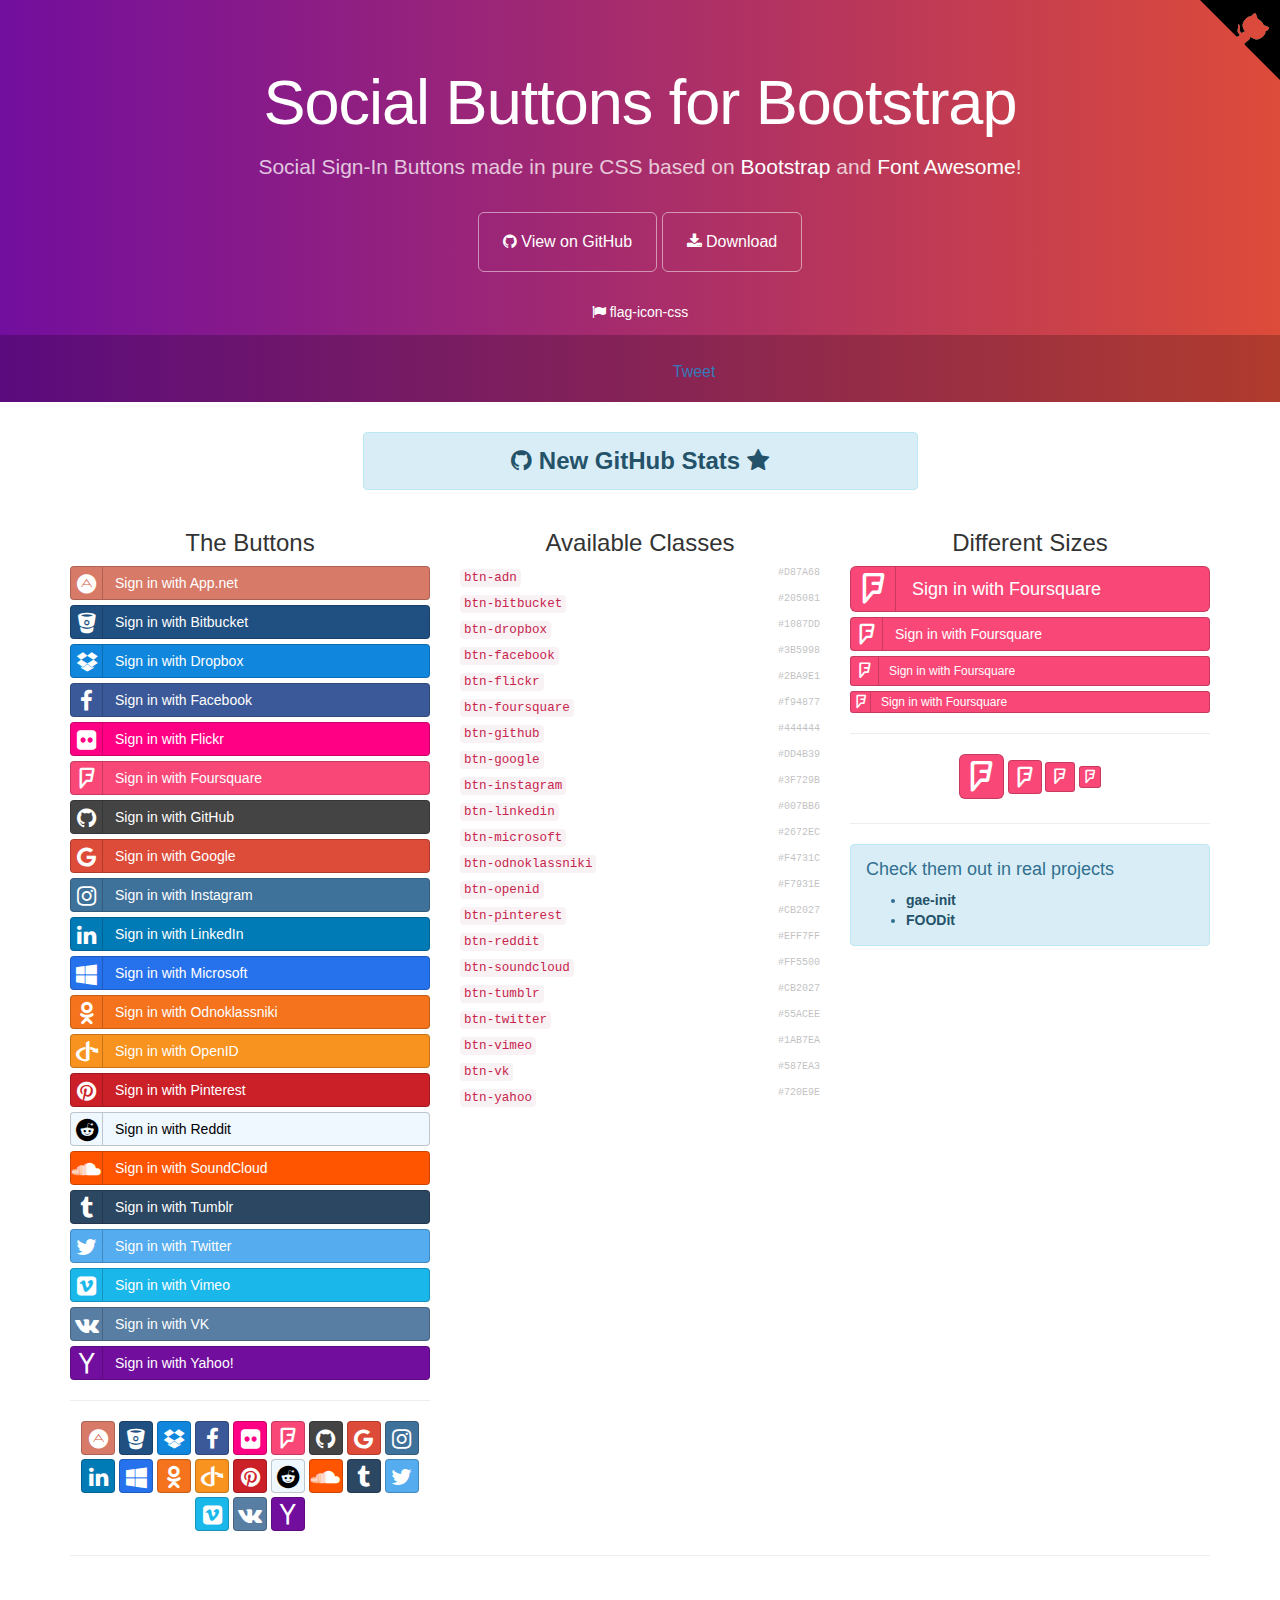
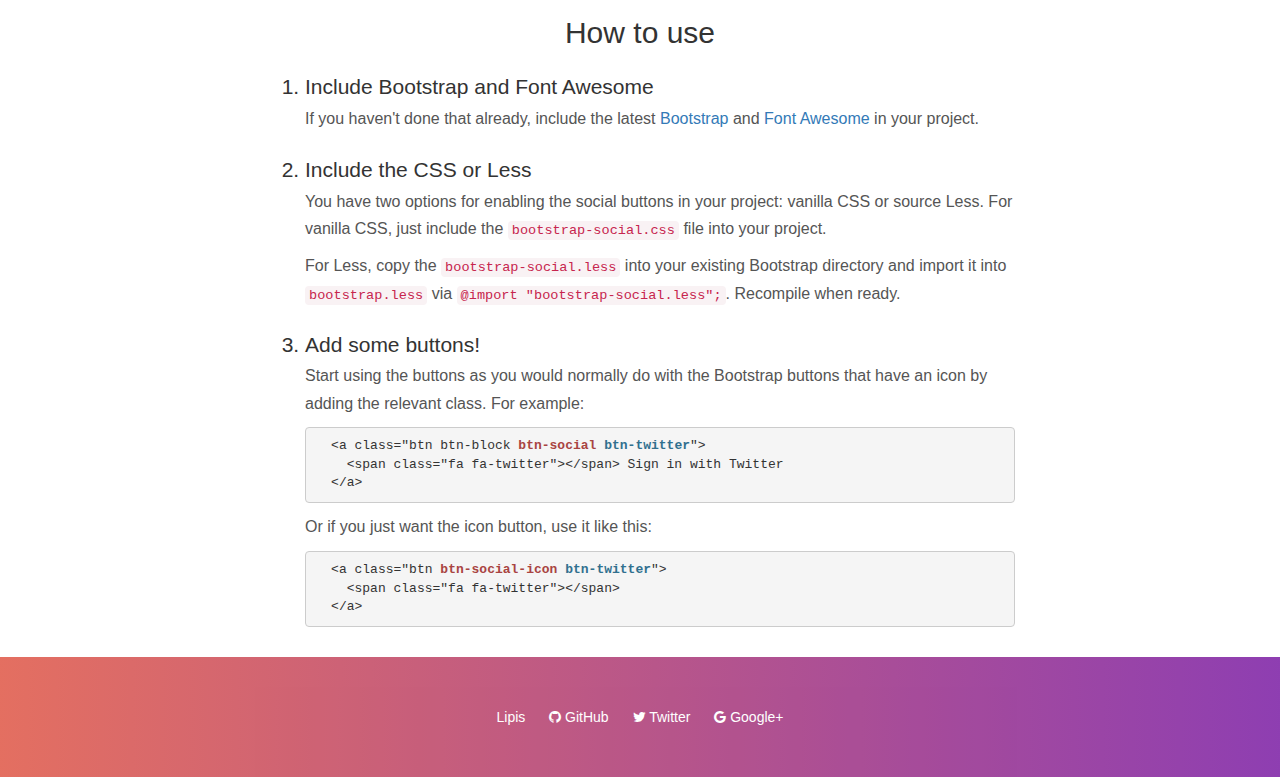
<file: public/bootstrap-social-gh-pages/index.html>
<!DOCTYPE html>
<html lang="en">
  <head>
    <meta charset="utf-8">
    <meta name="viewport" content="width=device-width, initial-scale=1.0">
    <meta property="og:title" content="Social Buttons for Bootstrap" />
    <meta property="og:description" content="Social Sign-In Buttons made in pure CSS based on Bootstrap and Font Awesome!" />
    <meta property="og:type" content="website" />
    <meta property="og:url" content="http://lipis.github.io/bootstrap-social/" />
    <meta property="og:image" content="http://lipis.github.io/bootstrap-social/assets/img/bootstrap-social.png" />

    <title>Social Buttons for Bootstrap</title>
    <link href="assets/css/bootstrap.css" rel="stylesheet">
    <link href="assets/css/font-awesome.css" rel="stylesheet">
    <link href="assets/css/docs.css" rel="stylesheet" >

    <link href="bootstrap-social.css" rel="stylesheet" >

    <script type="text/javascript">
      var _gaq = _gaq || [];
      _gaq.push(['_setAccount', 'UA-42119746-1']);
      _gaq.push(['_trackPageview']);

      (function() {
        var ga = document.createElement('script'); ga.type = 'text/javascript'; ga.async = true;
        ga.src = ('https:' == document.location.protocol ? 'https://ssl' : 'http://www') + '.google-analytics.com/ga.js';
        var s = document.getElementsByTagName('script')[0]; s.parentNode.insertBefore(ga, s);
      })();
    </script>
  </head>

  <body>
    <div class="jumbotron">
      <div class="container">
        <h1>Social Buttons for Bootstrap</h1>
        <p>
          Social Sign-In Buttons made in pure CSS based on
          <a href="https://getbootstrap.com/">Bootstrap</a> and
          <a href="https://fortawesome.github.io/Font-Awesome/">Font Awesome</a>!
        </p>
        <a href="https://github.com/lipis/bootstrap-social" class="btn btn-outline btn-lg" onclick="_gaq.push(['_trackEvent', 'exit', 'header', 'GitHub']);"><span class="fa fa-github"></span> View on GitHub</a>
        <a href="https://github.com/lipis/bootstrap-social/archive/gh-pages.zip" class="btn btn-outline btn-lg" onclick="_gaq.push(['_trackEvent', 'exit', 'download', 'bootstrap-social']);"><span class="fa fa-download"></span> Download</a>
        <ul class="jumbotron-links">
          <li><a href="http://lipis.github.io/flag-icon-css" onclick="_gaq.push(['_trackEvent', 'exit', 'header', 'flag-icon-css']);"><span class="fa fa-flag"></span> flag-icon-css</a></li>
        </ul>
      </div>
      <div class="bottom">
        <iframe src="https://ghbtns.com/github-btn.html?user=lipis&amp;repo=bootstrap-social&amp;type=watch&amp;count=true" class="social-share"></iframe>
        <a href="https://twitter.com/share" class="social-share twitter-share-button" data-url="http://lipis.github.io/bootstrap-social/" data-text="Social Sign-In Buttons made in pure CSS based on Bootstrap and Font Awesome!" data-via="lipis" data-hashtags="bootstrap css">Tweet</a>
      </div>
    </div>
    <div class="container">
      <div class="row">
        <div class="col-sm-offset-3 col-sm-6">
          <div class="alert alert-info text-center">
            <a class="alert-link h3" href="http://githubstats.lip.is/" onclick="_gaq.push(['_trackEvent', 'exit', 'banner', 'githubstats']);">
              <span class="fa fa-github"></span>
              New GitHub Stats
              <span class="fa fa-star"></span>
            </a>
          </div>
        </div>
      </div>

      <div class="row">
        <div class="col-sm-4 social-buttons">
          <h3 class="text-center">The Buttons</h3>
          <a class="btn btn-block btn-social btn-adn" onclick="_gaq.push(['_trackEvent', 'btn-social', 'click', 'btn-adn']);">
            <span class="fa fa-adn"></span> Sign in with App.net
          </a>
          <a class="btn btn-block btn-social btn-bitbucket" onclick="_gaq.push(['_trackEvent', 'btn-social', 'click', 'btn-bitbucket']);">
            <span class="fa fa-bitbucket"></span> Sign in with Bitbucket
          </a>
          <a class="btn btn-block btn-social btn-dropbox" onclick="_gaq.push(['_trackEvent', 'btn-social', 'click', 'btn-dropbox']);">
            <span class="fa fa-dropbox"></span> Sign in with Dropbox
          </a>
          <a class="btn btn-block btn-social btn-facebook" onclick="_gaq.push(['_trackEvent', 'btn-social', 'click', 'btn-facebook']);">
            <span class="fa fa-facebook"></span> Sign in with Facebook
          </a>
          <a class="btn btn-block btn-social btn-flickr" onclick="_gaq.push(['_trackEvent', 'btn-social', 'click', 'btn-flickr']);">
            <span class="fa fa-flickr"></span> Sign in with Flickr
          </a>
          <a class="btn btn-block btn-social btn-foursquare" onclick="_gaq.push(['_trackEvent', 'btn-social', 'click', 'btn-foursquare']);">
            <span class="fa fa-foursquare"></span> Sign in with Foursquare
          </a>
          <a class="btn btn-block btn-social btn-github" onclick="_gaq.push(['_trackEvent', 'btn-social', 'click', 'btn-github']);">
            <span class="fa fa-github"></span> Sign in with GitHub
          </a>
          <a class="btn btn-block btn-social btn-google" onclick="_gaq.push(['_trackEvent', 'btn-social', 'click', 'btn-google']);">
            <span class="fa fa-google"></span> Sign in with Google
          </a>
          <a class="btn btn-block btn-social btn-instagram" onclick="_gaq.push(['_trackEvent', 'btn-social', 'click', 'btn-instagram']);">
            <span class="fa fa-instagram"></span> Sign in with Instagram
          </a>
          <a class="btn btn-block btn-social btn-linkedin" onclick="_gaq.push(['_trackEvent', 'btn-social', 'click', 'btn-linkedin']);">
            <span class="fa fa-linkedin"></span> Sign in with LinkedIn
          </a>
          <a class="btn btn-block btn-social btn-microsoft" onclick="_gaq.push(['_trackEvent', 'btn-social', 'click', 'btn-microsoft']);">
            <span class="fa fa-windows"></span> Sign in with Microsoft
          </a>
          <a class="btn btn-block btn-social btn-odnoklassniki" onclick="_gaq.push(['_trackEvent', 'btn-social', 'click', 'btn-odnoklassniki']);">
            <span class="fa fa-odnoklassniki"></span> Sign in with Odnoklassniki
          </a>
          <a class="btn btn-block btn-social btn-openid" onclick="_gaq.push(['_trackEvent', 'btn-social', 'click', 'btn-openid']);">
            <span class="fa fa-openid"></span> Sign in with OpenID
          </a>
          <a class="btn btn-block btn-social btn-pinterest" onclick="_gaq.push(['_trackEvent', 'btn-social', 'click', 'btn-pinterest']);">
            <span class="fa fa-pinterest"></span> Sign in with Pinterest
          </a>
          <a class="btn btn-block btn-social btn-reddit" onclick="_gaq.push(['_trackEvent', 'btn-social', 'click', 'btn-reddit']);">
            <span class="fa fa-reddit"></span> Sign in with Reddit
          </a>
          <a class="btn btn-block btn-social btn-soundcloud" onclick="_gaq.push(['_trackEvent', 'btn-social', 'click', 'btn-soundcloud']);">
            <span class="fa fa-soundcloud"></span> Sign in with SoundCloud
          </a>
          <a class="btn btn-block btn-social btn-tumblr" onclick="_gaq.push(['_trackEvent', 'btn-social', 'click', 'btn-tumblr']);">
            <span class="fa fa-tumblr"></span> Sign in with Tumblr
          </a>
          <a class="btn btn-block btn-social btn-twitter" onclick="_gaq.push(['_trackEvent', 'btn-social', 'click', 'btn-twitter']);">
            <span class="fa fa-twitter"></span> Sign in with Twitter
          </a>
          <a class="btn btn-block btn-social btn-vimeo" onclick="_gaq.push(['_trackEvent', 'btn-social', 'click', 'btn-vimeo']);">
            <span class="fa fa-vimeo-square"></span> Sign in with Vimeo
          </a>
          <a class="btn btn-block btn-social btn-vk" onclick="_gaq.push(['_trackEvent', 'btn-social', 'click', 'btn-vk']);">
            <span class="fa fa-vk"></span> Sign in with VK
          </a>
          <a class="btn btn-block btn-social btn-yahoo" onclick="_gaq.push(['_trackEvent', 'btn-social', 'click', 'btn-yahoo']);">
            <span class="fa fa-yahoo"></span> Sign in with Yahoo!
          </a>

          <hr>

          <div class="text-center">
            <a class="btn btn-social-icon btn-adn" onclick="_gaq.push(['_trackEvent', 'btn-social-icon', 'click', 'btn-adn']);"><span class="fa fa-adn"></span></a>
            <a class="btn btn-social-icon btn-bitbucket" onclick="_gaq.push(['_trackEvent', 'btn-social-icon', 'click', 'btn-bitbucket']);"><span class="fa fa-bitbucket"></span></a>
            <a class="btn btn-social-icon btn-dropbox" onclick="_gaq.push(['_trackEvent', 'btn-social-icon', 'click', 'btn-dropbox']);"><span class="fa fa-dropbox"></span></a>
            <a class="btn btn-social-icon btn-facebook" onclick="_gaq.push(['_trackEvent', 'btn-social-icon', 'click', 'btn-facebook']);"><span class="fa fa-facebook"></span></a>
            <a class="btn btn-social-icon btn-flickr" onclick="_gaq.push(['_trackEvent', 'btn-social-icon', 'click', 'btn-flickr']);"><span class="fa fa-flickr"></span></a>
            <a class="btn btn-social-icon btn-foursquare" onclick="_gaq.push(['_trackEvent', 'btn-social-icon', 'click', 'btn-foursquare']);"><span class="fa fa-foursquare"></span></a>
            <a class="btn btn-social-icon btn-github" onclick="_gaq.push(['_trackEvent', 'btn-social-icon', 'click', 'btn-github']);"><span class="fa fa-github"></span></a>
            <a class="btn btn-social-icon btn-google" onclick="_gaq.push(['_trackEvent', 'btn-social-icon', 'click', 'btn-google']);"><span class="fa fa-google"></span></a>
            <a class="btn btn-social-icon btn-instagram" onclick="_gaq.push(['_trackEvent', 'btn-social-icon', 'click', 'btn-instagram']);"><span class="fa fa-instagram"></span></a>
            <a class="btn btn-social-icon btn-linkedin" onclick="_gaq.push(['_trackEvent', 'btn-social-icon', 'click', 'btn-linkedin']);"><span class="fa fa-linkedin"></span></a>
            <a class="btn btn-social-icon btn-microsoft" onclick="_gaq.push(['_trackEvent', 'btn-social-icon', 'click', 'btn-microsoft']);"><span class="fa fa-windows"></span></a>
            <a class="btn btn-social-icon btn-odnoklassniki" onclick="_gaq.push(['_trackEvent', 'btn-social-icon', 'click', 'btn-odnoklassniki']);"><span class="fa fa-odnoklassniki"></span></a>
            <a class="btn btn-social-icon btn-openid" onclick="_gaq.push(['_trackEvent', 'btn-social-icon', 'click', 'btn-openid']);"><span class="fa fa-openid"></span></a>
            <a class="btn btn-social-icon btn-pinterest" onclick="_gaq.push(['_trackEvent', 'btn-social-icon', 'click', 'btn-pinterest']);"><span class="fa fa-pinterest"></span></a>
            <a class="btn btn-social-icon btn-reddit" onclick="_gaq.push(['_trackEvent', 'btn-social-icon', 'click', 'btn-reddit']);"><span class="fa fa-reddit"></span></a>
            <a class="btn btn-social-icon btn-soundcloud" onclick="_gaq.push(['_trackEvent', 'btn-social-icon', 'click', 'btn-soundcloud']);"><span class="fa fa-soundcloud"></span></a>
            <a class="btn btn-social-icon btn-tumblr" onclick="_gaq.push(['_trackEvent', 'btn-social-icon', 'click', 'btn-tumblr']);"><span class="fa fa-tumblr"></span></a>
            <a class="btn btn-social-icon btn-twitter" onclick="_gaq.push(['_trackEvent', 'btn-social-icon', 'click', 'btn-twitter']);"><span class="fa fa-twitter"></span></a>
            <a class="btn btn-social-icon btn-vimeo" onclick="_gaq.push(['_trackEvent', 'btn-social-icon', 'click', 'btn-vimeo']);"><span class="fa fa-vimeo-square"></span></a>
            <a class="btn btn-social-icon btn-vk" onclick="_gaq.push(['_trackEvent', 'btn-social-icon', 'click', 'btn-vk']);"><span class="fa fa-vk"></span></a>
            <a class="btn btn-social-icon btn-yahoo" onclick="_gaq.push(['_trackEvent', 'btn-social-icon', 'click', 'btn-yahoo']);"><span class="fa fa-yahoo"></span></a>
          </div>
        </div>

        <div class="col-sm-4">
          <h3 class="text-center">Available Classes</h3>
          <ul class="social-class list-unstyled">
            <li data-code="adn" data-name="App.net"><code>btn-adn</code> <span class="social-hex">#D87A68</span></li>
            <li data-code="bitbucket" data-name="Bitbucket"><code>btn-bitbucket</code> <span class="social-hex">#205081</span></li>
            <li data-code="dropbox" data-name="Dropbox"><code>btn-dropbox</code> <span class="social-hex">#1087DD</span></li>
            <li data-code="facebook" data-name="Facebook"><code>btn-facebook</code> <span class="social-hex">#3B5998</span></li>
            <li data-code="flickr" data-name="Flickr"><code>btn-flickr</code> <span class="social-hex">#2BA9E1</span></li>
            <li data-code="foursquare" data-name="Foursquare"><code>btn-foursquare</code> <span class="social-hex">#f94877</span></li>
            <li data-code="github" data-name="GitHub"><code>btn-github</code> <span class="social-hex">#444444</span></li>
            <li data-code="google" data-name="Google"><code>btn-google</code> <span class="social-hex">#DD4B39</span></li>
            <li data-code="instagram" data-name="Instagram"><code>btn-instagram</code> <span class="social-hex">#3F729B</span></li>
            <li data-code="linkedin" data-name="LinkedIn"><code>btn-linkedin</code> <span class="social-hex">#007BB6</span></li>
            <li data-code="microsoft" data-icon="windows" data-name="Microsoft"><code>btn-microsoft</code> <span class="social-hex">#2672EC</span></li>
            <li data-code="odnoklassniki" data-name="Odnoklassniki"><code>btn-odnoklassniki</code> <span class="social-hex">#F4731C</span></li>
            <li data-code="openid" data-name="OpenID"><code>btn-openid</code> <span class="social-hex">#F7931E</span></li>
            <li data-code="pinterest" data-name="Pinterest"><code>btn-pinterest</code> <span class="social-hex">#CB2027</span></li>
            <li data-code="reddit" data-name="Reddit"><code>btn-reddit</code> <span class="social-hex">#EFF7FF</span></li>
            <li data-code="soundcloud" data-name="SoundCloud"><code>btn-soundcloud</code> <span class="social-hex">#FF5500</span></li>
            <li data-code="tumblr" data-name="Tumblr"><code>btn-tumblr</code> <span class="social-hex">#CB2027</span></li>
            <li data-code="twitter" data-name="Twitter"><code>btn-twitter</code> <span class="social-hex">#55ACEE</span></li>
            <li data-code="vimeo" data-icon="vimeo-square" data-name="Vimeo"><code>btn-vimeo</code> <span class="social-hex">#1AB7EA</span></li>
            <li data-code="vk" data-name="VK"><code>btn-vk</code> <span class="social-hex">#587EA3</span></li>
            <li data-code="yahoo" data-name="Yahoo!"><code>btn-yahoo</code> <span class="social-hex">#720E9E</span></li>
          </ul>
        </div>
        <div class="col-sm-4">
          <div class="social-sizes">
            <h3 class="text-center">Different Sizes</h3>
            <a class="btn btn-block btn-social btn-lg btn-google" onclick="_gaq.push(['_trackEvent', 'btn-social', 'click', 'btn-lg']);">
              <span class="fa fa-google"></span>
              Sign in with Google
            </a>
            <a class="btn btn-block btn-social btn-google" onclick="_gaq.push(['_trackEvent', 'btn-social', 'click', 'btn-md']);">
              <span class="fa fa-google"></span>
              Sign in with Google
            </a>
            <a class="btn btn-block btn-social btn-sm btn-google" onclick="_gaq.push(['_trackEvent', 'btn-social', 'click', 'btn-sm']);">
              <span class="fa fa-google"></span>
              Sign in with Google
            </a>
            <a class="btn btn-block btn-social btn-xs btn-google" onclick="_gaq.push(['_trackEvent', 'btn-social', 'click', 'btn-xs']);">
              <span class="fa fa-google"></span>
              Sign in with Google
            </a>
            <hr>
            <div class="text-center">
              <a class="btn btn-social-icon btn-lg btn-google" onclick="_gaq.push(['_trackEvent', 'btn-social-icon', 'click', 'btn-lg']);"><span class="fa fa-google"></span></a>
              <a class="btn btn-social-icon btn-google" onclick="_gaq.push(['_trackEvent', 'btn-social-icon', 'click', 'btn-md']);"><span class="fa fa-google"></span></a>
              <a class="btn btn-social-icon btn-sm btn-google" onclick="_gaq.push(['_trackEvent', 'btn-social-icon', 'click', 'btn-sm']);"><span class="fa fa-google"></span></a>
              <a class="btn btn-social-icon btn-xs btn-google" onclick="_gaq.push(['_trackEvent', 'btn-social-icon', 'click', 'btn-xs']);"><span class="fa fa-google"></span></a>
            </div>
          </div>
          <hr>
          <div class="alert alert-info">
            <h4>Check them out in real projects</h4>
            <ul>
              <li><a class="alert-link" href="https://gae-init.appspot.com/signin/" onclick="_gaq.push(['_trackEvent', 'exit', 'body', 'gae-init']);">gae-init</a></li>
              <li><a class="alert-link" href="https://restaurant.app.foodit.com/rms/signin" onclick="_gaq.push(['_trackEvent', 'exit', 'body', 'foodit']);">FOODit</a></li>
            </ul>
          </div>
        </div>
      </div>
      <hr>
    </div>
    <div class="how-to">
      <div class="container">
        <div class="row">
          <div class="col-md-8 col-md-offset-2">
            <h2>How to use</h2>
            <ol>
              <li>
                Include Bootstrap and Font Awesome
                <p>
                  If you haven't done that already, include the latest
                  <a href="http://twitter.github.io/bootstrap/">Bootstrap</a>
                  and <a href="http://fortawesome.github.io/Font-Awesome/">Font Awesome</a> in your project.
                </p>
              </li>
              <li>
                Include the CSS or Less
                <p>
                  You have two options for enabling the social buttons in your project:
                  vanilla CSS or source Less. For vanilla CSS, just include the
                  <code>bootstrap-social.css</code> file into your project.
                </p>
                <p>
                  For Less, copy the <code>bootstrap-social.less</code> into
                  your existing Bootstrap directory and import it into
                  <code>bootstrap.less</code> via
                  <code>@import "bootstrap-social.less";</code>. Recompile when ready.
                </p>
              </li>
              <li>
                Add some buttons!
                <p>
                  Start using the buttons as you would normally do with the
                  Bootstrap buttons that have an icon by adding the relevant
                  class. For example:
                </p>
                <pre>
  &lt;a class=&quot;btn btn-block <strong class="text-danger">btn-social</strong> <strong class="text-info">btn-twitter</strong>&quot;&gt;
    &lt;span class=&quot;fa fa-twitter&quot;&gt;&lt;/span&gt; Sign in with Twitter
  &lt;/a&gt;</pre>
                <p>
                  Or if you just want the icon button, use it like this:
                </p>
                <pre>
  &lt;a class=&quot;btn <strong class="text-danger">btn-social-icon</strong> <strong class="text-info">btn-twitter</strong>&quot;&gt;
    &lt;span class=&quot;fa fa-twitter&quot;&gt;&lt;/span&gt;
  &lt;/a&gt;</pre>
              </li>
            </ol>
          </div>
        </div>
      </div>
    </div>
    <footer>
      <ul class="links">
        <li><a href="https://lip.is" onclick="_gaq.push(['_trackEvent', 'exit', 'footer', 'Lipis']);">Lipis</a></li>
        <li><a href="https://github.com/lipis" onclick="_gaq.push(['_trackEvent', 'exit', 'footer', 'GitHub']);"><span class="fa fa-github"></span> GitHub</a></li>
        <li><a href="https://twitter.com/lipis" onclick="_gaq.push(['_trackEvent', 'exit', 'footer', 'Twitter']);"><span class="fa fa-twitter"></span> Twitter</a></li>
        <li><a href="https://google.com/+PanayiotisLipiridis" onclick="_gaq.push(['_trackEvent', 'exit', 'footer', 'Google+']);"><span class="fa fa-google"></span> Google+</a></li>
      </ul>
    </footer>
    <a href="https://github.com/lipis/bootstrap-social" title="Fork me on GitHub" class="github-corner"><svg width="80" height="80" viewbox="0 0 250 250"><title>Fork me on GitHub</title><path d="M0 0h250v250"></path><path d="M127.4 110c-14.6-9.2-9.4-19.5-9.4-19.5 3-7 1.5-11 1.5-11-1-6.2 3-2 3-2 4 4.7 2 11 2 11-2.2 10.4 5 14.8 9 16.2" fill="currentColor" style="transform-origin:130px 110px" class="octo-arm"></path><path d="M113.2 114.3s3.6 1.6 4.7.6l15-13.7c3-2.4 6-3 8.2-2.7-8-11.2-14-25 3-41 4.7-4.4 10.6-6.4 16.2-6.4.6-1.6 3.6-7.3 11.8-10.7 0 0 4.5 2.7 6.8 16.5 4.3 2.7 8.3 6 12 9.8 3.3 3.5 6.7 8 8.6 12.3 14 3 16.8 8 16.8 8-3.4 8-9.4 11-11.4 11 0 5.8-2.3 11-7.5 15.5-16.4 16-30 9-40 .2 0 3-1 7-5.2 11l-13.3 11c-1 1 .5 5.3.8 5z" fill="currentColor" class="octo-body"></path></svg><style> .github-corner svg{position:absolute;right:0;top:0;mix-blend-mode:darken;color:#ffffff;fill:#000000;}.github-corner:hover .octo-arm{animation:octocat-wave .56s;}@keyframes octocat-wave{0%, 100%{transform:rotate(0);}20%, 60%{transform:rotate(-20deg);}40%, 80%{transform:rotate(10deg);}}</style></a>
    <!-- Some JavaScript that is used only in this demo, not needed for the buttons -->
    <script src="assets/js/jquery.js"></script>
    <script src="assets/js/docs.js"></script>
    <script>
      !function(d,s,id){var js,fjs=d.getElementsByTagName(s)[0],p=/^http:/.test(d.location)?'http':'https';if(!d.getElementById(id)){js=d.createElement(s);js.id=id;js.src=p+'://platform.twitter.com/widgets.js';fjs.parentNode.insertBefore(js,fjs);}}(document, 'script', 'twitter-wjs');
    </script>
  </body>
</html>
</file>
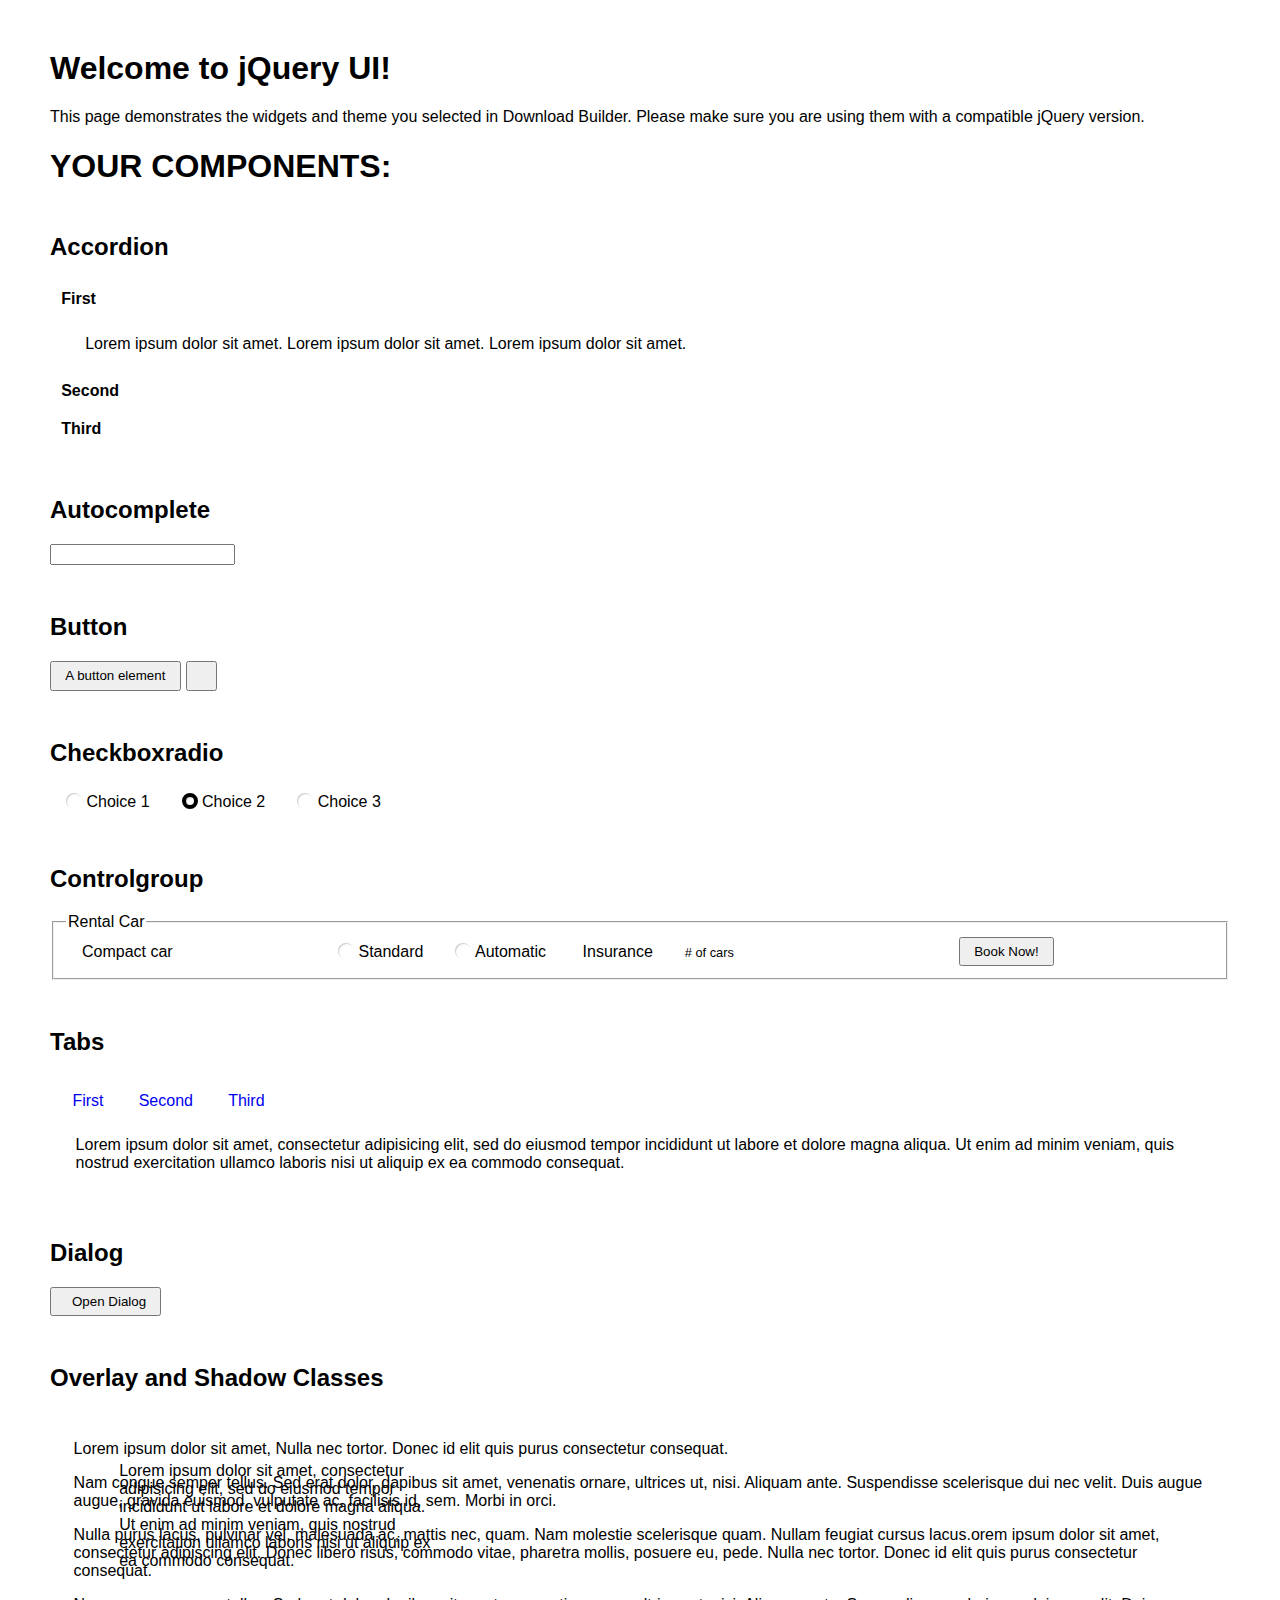
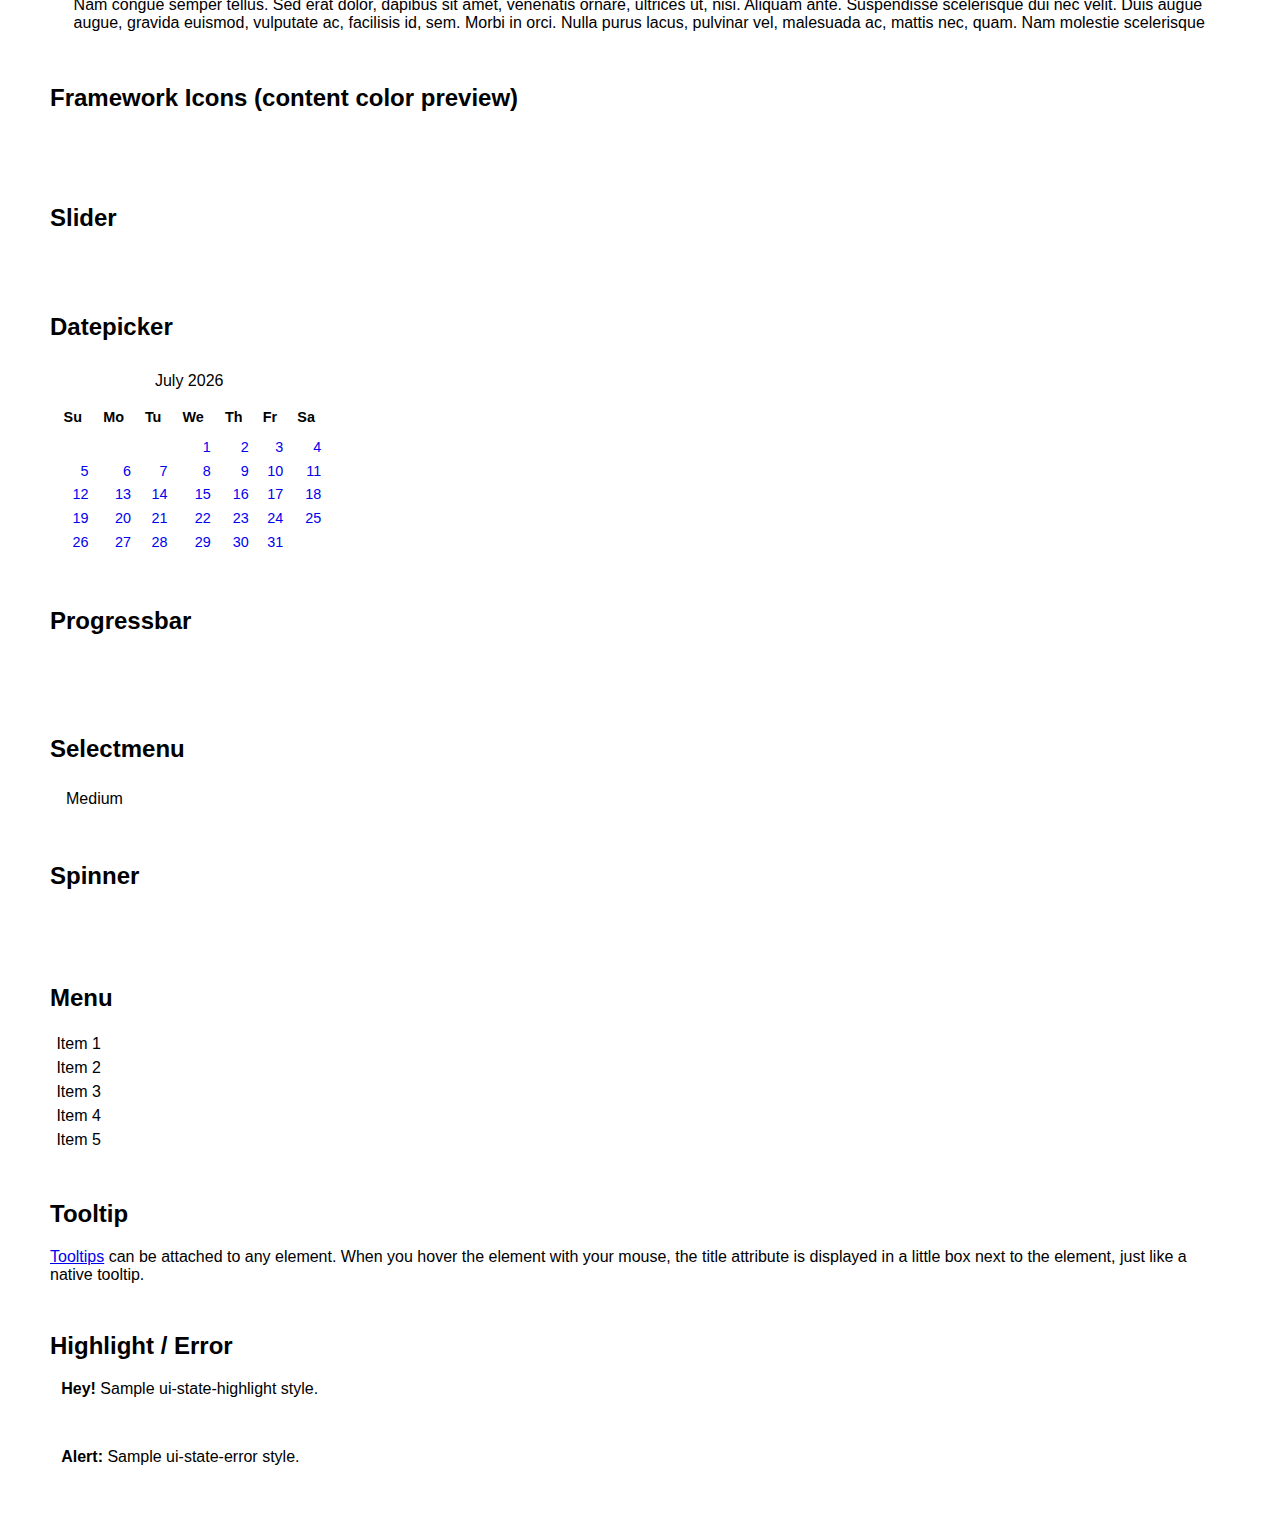
<file: public/jquery-ui-1.12.1.custom/index.html>
<!doctype html>
<html lang="us">
<head>
	<meta charset="utf-8">
	<title>jQuery UI Example Page</title>
	<link href="jquery-ui.css" rel="stylesheet">
	<style>
	body{
		font-family: "Trebuchet MS", sans-serif;
		margin: 50px;
	}
	.demoHeaders {
		margin-top: 2em;
	}
	#dialog-link {
		padding: .4em 1em .4em 20px;
		text-decoration: none;
		position: relative;
	}
	#dialog-link span.ui-icon {
		margin: 0 5px 0 0;
		position: absolute;
		left: .2em;
		top: 50%;
		margin-top: -8px;
	}
	#icons {
		margin: 0;
		padding: 0;
	}
	#icons li {
		margin: 2px;
		position: relative;
		padding: 4px 0;
		cursor: pointer;
		float: left;
		list-style: none;
	}
	#icons span.ui-icon {
		float: left;
		margin: 0 4px;
	}
	.fakewindowcontain .ui-widget-overlay {
		position: absolute;
	}
	select {
		width: 200px;
	}
	</style>
</head>
<body>

<h1>Welcome to jQuery UI!</h1>

<div class="ui-widget">
	<p>This page demonstrates the widgets and theme you selected in Download Builder. Please make sure you are using them with a compatible jQuery version.</p>
</div>

<h1>YOUR COMPONENTS:</h1>


<!-- Accordion -->
<h2 class="demoHeaders">Accordion</h2>
<div id="accordion">
	<h3>First</h3>
	<div>Lorem ipsum dolor sit amet. Lorem ipsum dolor sit amet. Lorem ipsum dolor sit amet.</div>
	<h3>Second</h3>
	<div>Phasellus mattis tincidunt nibh.</div>
	<h3>Third</h3>
	<div>Nam dui erat, auctor a, dignissim quis.</div>
</div>



<!-- Autocomplete -->
<h2 class="demoHeaders">Autocomplete</h2>
<div>
	<input id="autocomplete" title="type &quot;a&quot;">
</div>



<!-- Button -->
<h2 class="demoHeaders">Button</h2>
<button id="button">A button element</button>
<button id="button-icon">An icon-only button</button>



<!-- Checkboxradio -->
<h2 class="demoHeaders">Checkboxradio</h2>
<form style="margin-top: 1em;">
	<div id="radioset">
		<input type="radio" id="radio1" name="radio"><label for="radio1">Choice 1</label>
		<input type="radio" id="radio2" name="radio" checked="checked"><label for="radio2">Choice 2</label>
		<input type="radio" id="radio3" name="radio"><label for="radio3">Choice 3</label>
	</div>
</form>



<!-- Controlgroup -->
<h2 class="demoHeaders">Controlgroup</h2>
<fieldset>
	<legend>Rental Car</legend>
	<div id="controlgroup">
		<select id="car-type">
			<option>Compact car</option>
			<option>Midsize car</option>
			<option>Full size car</option>
			<option>SUV</option>
			<option>Luxury</option>
			<option>Truck</option>
			<option>Van</option>
		</select>
		<label for="transmission-standard">Standard</label>
		<input type="radio" name="transmission" id="transmission-standard">
		<label for="transmission-automatic">Automatic</label>
		<input type="radio" name="transmission" id="transmission-automatic">
		<label for="insurance">Insurance</label>
		<input type="checkbox" name="insurance" id="insurance">
		<label for="horizontal-spinner" class="ui-controlgroup-label"># of cars</label>
		<input id="horizontal-spinner" class="ui-spinner-input">
		<button>Book Now!</button>
	</div>
</fieldset>



<!-- Tabs -->
<h2 class="demoHeaders">Tabs</h2>
<div id="tabs">
	<ul>
		<li><a href="#tabs-1">First</a></li>
		<li><a href="#tabs-2">Second</a></li>
		<li><a href="#tabs-3">Third</a></li>
	</ul>
	<div id="tabs-1">Lorem ipsum dolor sit amet, consectetur adipisicing elit, sed do eiusmod tempor incididunt ut labore et dolore magna aliqua. Ut enim ad minim veniam, quis nostrud exercitation ullamco laboris nisi ut aliquip ex ea commodo consequat.</div>
	<div id="tabs-2">Phasellus mattis tincidunt nibh. Cras orci urna, blandit id, pretium vel, aliquet ornare, felis. Maecenas scelerisque sem non nisl. Fusce sed lorem in enim dictum bibendum.</div>
	<div id="tabs-3">Nam dui erat, auctor a, dignissim quis, sollicitudin eu, felis. Pellentesque nisi urna, interdum eget, sagittis et, consequat vestibulum, lacus. Mauris porttitor ullamcorper augue.</div>
</div>



<h2 class="demoHeaders">Dialog</h2>
<p>
	<button id="dialog-link" class="ui-button ui-corner-all ui-widget">
		<span class="ui-icon ui-icon-newwin"></span>Open Dialog
	</button>
</p>

<h2 class="demoHeaders">Overlay and Shadow Classes</h2>
<div style="position: relative; width: 96%; height: 200px; padding:1% 2%; overflow:hidden;" class="fakewindowcontain">
	<p>Lorem ipsum dolor sit amet,  Nulla nec tortor. Donec id elit quis purus consectetur consequat. </p><p>Nam congue semper tellus. Sed erat dolor, dapibus sit amet, venenatis ornare, ultrices ut, nisi. Aliquam ante. Suspendisse scelerisque dui nec velit. Duis augue augue, gravida euismod, vulputate ac, facilisis id, sem. Morbi in orci. </p><p>Nulla purus lacus, pulvinar vel, malesuada ac, mattis nec, quam. Nam molestie scelerisque quam. Nullam feugiat cursus lacus.orem ipsum dolor sit amet, consectetur adipiscing elit. Donec libero risus, commodo vitae, pharetra mollis, posuere eu, pede. Nulla nec tortor. Donec id elit quis purus consectetur consequat. </p><p>Nam congue semper tellus. Sed erat dolor, dapibus sit amet, venenatis ornare, ultrices ut, nisi. Aliquam ante. Suspendisse scelerisque dui nec velit. Duis augue augue, gravida euismod, vulputate ac, facilisis id, sem. Morbi in orci. Nulla purus lacus, pulvinar vel, malesuada ac, mattis nec, quam. Nam molestie scelerisque quam. </p><p>Nullam feugiat cursus lacus.orem ipsum dolor sit amet, consectetur adipiscing elit. Donec libero risus, commodo vitae, pharetra mollis, posuere eu, pede. Nulla nec tortor. Donec id elit quis purus consectetur consequat. Nam congue semper tellus. Sed erat dolor, dapibus sit amet, venenatis ornare, ultrices ut, nisi. Aliquam ante. </p><p>Suspendisse scelerisque dui nec velit. Duis augue augue, gravida euismod, vulputate ac, facilisis id, sem. Morbi in orci. Nulla purus lacus, pulvinar vel, malesuada ac, mattis nec, quam. Nam molestie scelerisque quam. Nullam feugiat cursus lacus.orem ipsum dolor sit amet, consectetur adipiscing elit. Donec libero risus, commodo vitae, pharetra mollis, posuere eu, pede. Nulla nec tortor. Donec id elit quis purus consectetur consequat. Nam congue semper tellus. Sed erat dolor, dapibus sit amet, venenatis ornare, ultrices ut, nisi. </p>

	<!-- ui-dialog -->
	<div class="ui-widget-overlay ui-front"></div>
	<div style="position: absolute; width: 320px; left: 50px; top: 30px; padding: 1.2em" class="ui-widget ui-front ui-widget-content ui-corner-all ui-widget-shadow">
		Lorem ipsum dolor sit amet, consectetur adipisicing elit, sed do eiusmod tempor incididunt ut labore et dolore magna aliqua. Ut enim ad minim veniam, quis nostrud exercitation ullamco laboris nisi ut aliquip ex ea commodo consequat.
	</div>

</div>

<!-- ui-dialog -->
<div id="dialog" title="Dialog Title">
	<p>Lorem ipsum dolor sit amet, consectetur adipisicing elit, sed do eiusmod tempor incididunt ut labore et dolore magna aliqua. Ut enim ad minim veniam, quis nostrud exercitation ullamco laboris nisi ut aliquip ex ea commodo consequat.</p>
</div>



<h2 class="demoHeaders">Framework Icons (content color preview)</h2>
<ul id="icons" class="ui-widget ui-helper-clearfix">
	<li class="ui-state-default ui-corner-all" title=".ui-icon-caret-1-n"><span class="ui-icon ui-icon-caret-1-n"></span></li>
	<li class="ui-state-default ui-corner-all" title=".ui-icon-caret-1-ne"><span class="ui-icon ui-icon-caret-1-ne"></span></li>
	<li class="ui-state-default ui-corner-all" title=".ui-icon-caret-1-e"><span class="ui-icon ui-icon-caret-1-e"></span></li>
	<li class="ui-state-default ui-corner-all" title=".ui-icon-caret-1-se"><span class="ui-icon ui-icon-caret-1-se"></span></li>
	<li class="ui-state-default ui-corner-all" title=".ui-icon-caret-1-s"><span class="ui-icon ui-icon-caret-1-s"></span></li>
	<li class="ui-state-default ui-corner-all" title=".ui-icon-caret-1-sw"><span class="ui-icon ui-icon-caret-1-sw"></span></li>
	<li class="ui-state-default ui-corner-all" title=".ui-icon-caret-1-w"><span class="ui-icon ui-icon-caret-1-w"></span></li>
	<li class="ui-state-default ui-corner-all" title=".ui-icon-caret-1-nw"><span class="ui-icon ui-icon-caret-1-nw"></span></li>
	<li class="ui-state-default ui-corner-all" title=".ui-icon-caret-2-n-s"><span class="ui-icon ui-icon-caret-2-n-s"></span></li>
	<li class="ui-state-default ui-corner-all" title=".ui-icon-caret-2-e-w"><span class="ui-icon ui-icon-caret-2-e-w"></span></li>
	<li class="ui-state-default ui-corner-all" title=".ui-icon-triangle-1-n"><span class="ui-icon ui-icon-triangle-1-n"></span></li>
	<li class="ui-state-default ui-corner-all" title=".ui-icon-triangle-1-ne"><span class="ui-icon ui-icon-triangle-1-ne"></span></li>
	<li class="ui-state-default ui-corner-all" title=".ui-icon-triangle-1-e"><span class="ui-icon ui-icon-triangle-1-e"></span></li>
	<li class="ui-state-default ui-corner-all" title=".ui-icon-triangle-1-se"><span class="ui-icon ui-icon-triangle-1-se"></span></li>
	<li class="ui-state-default ui-corner-all" title=".ui-icon-triangle-1-s"><span class="ui-icon ui-icon-triangle-1-s"></span></li>
	<li class="ui-state-default ui-corner-all" title=".ui-icon-triangle-1-sw"><span class="ui-icon ui-icon-triangle-1-sw"></span></li>
	<li class="ui-state-default ui-corner-all" title=".ui-icon-triangle-1-w"><span class="ui-icon ui-icon-triangle-1-w"></span></li>
	<li class="ui-state-default ui-corner-all" title=".ui-icon-triangle-1-nw"><span class="ui-icon ui-icon-triangle-1-nw"></span></li>
	<li class="ui-state-default ui-corner-all" title=".ui-icon-triangle-2-n-s"><span class="ui-icon ui-icon-triangle-2-n-s"></span></li>
	<li class="ui-state-default ui-corner-all" title=".ui-icon-triangle-2-e-w"><span class="ui-icon ui-icon-triangle-2-e-w"></span></li>
	<li class="ui-state-default ui-corner-all" title=".ui-icon-arrow-1-n"><span class="ui-icon ui-icon-arrow-1-n"></span></li>
	<li class="ui-state-default ui-corner-all" title=".ui-icon-arrow-1-ne"><span class="ui-icon ui-icon-arrow-1-ne"></span></li>
	<li class="ui-state-default ui-corner-all" title=".ui-icon-arrow-1-e"><span class="ui-icon ui-icon-arrow-1-e"></span></li>
	<li class="ui-state-default ui-corner-all" title=".ui-icon-arrow-1-se"><span class="ui-icon ui-icon-arrow-1-se"></span></li>
	<li class="ui-state-default ui-corner-all" title=".ui-icon-arrow-1-s"><span class="ui-icon ui-icon-arrow-1-s"></span></li>
	<li class="ui-state-default ui-corner-all" title=".ui-icon-arrow-1-sw"><span class="ui-icon ui-icon-arrow-1-sw"></span></li>
	<li class="ui-state-default ui-corner-all" title=".ui-icon-arrow-1-w"><span class="ui-icon ui-icon-arrow-1-w"></span></li>
	<li class="ui-state-default ui-corner-all" title=".ui-icon-arrow-1-nw"><span class="ui-icon ui-icon-arrow-1-nw"></span></li>
	<li class="ui-state-default ui-corner-all" title=".ui-icon-arrow-2-n-s"><span class="ui-icon ui-icon-arrow-2-n-s"></span></li>
	<li class="ui-state-default ui-corner-all" title=".ui-icon-arrow-2-ne-sw"><span class="ui-icon ui-icon-arrow-2-ne-sw"></span></li>
	<li class="ui-state-default ui-corner-all" title=".ui-icon-arrow-2-e-w"><span class="ui-icon ui-icon-arrow-2-e-w"></span></li>
	<li class="ui-state-default ui-corner-all" title=".ui-icon-arrow-2-se-nw"><span class="ui-icon ui-icon-arrow-2-se-nw"></span></li>
	<li class="ui-state-default ui-corner-all" title=".ui-icon-arrowstop-1-n"><span class="ui-icon ui-icon-arrowstop-1-n"></span></li>
	<li class="ui-state-default ui-corner-all" title=".ui-icon-arrowstop-1-e"><span class="ui-icon ui-icon-arrowstop-1-e"></span></li>
	<li class="ui-state-default ui-corner-all" title=".ui-icon-arrowstop-1-s"><span class="ui-icon ui-icon-arrowstop-1-s"></span></li>
	<li class="ui-state-default ui-corner-all" title=".ui-icon-arrowstop-1-w"><span class="ui-icon ui-icon-arrowstop-1-w"></span></li>
	<li class="ui-state-default ui-corner-all" title=".ui-icon-arrowthick-1-n"><span class="ui-icon ui-icon-arrowthick-1-n"></span></li>
	<li class="ui-state-default ui-corner-all" title=".ui-icon-arrowthick-1-ne"><span class="ui-icon ui-icon-arrowthick-1-ne"></span></li>
	<li class="ui-state-default ui-corner-all" title=".ui-icon-arrowthick-1-e"><span class="ui-icon ui-icon-arrowthick-1-e"></span></li>
	<li class="ui-state-default ui-corner-all" title=".ui-icon-arrowthick-1-se"><span class="ui-icon ui-icon-arrowthick-1-se"></span></li>
	<li class="ui-state-default ui-corner-all" title=".ui-icon-arrowthick-1-s"><span class="ui-icon ui-icon-arrowthick-1-s"></span></li>
	<li class="ui-state-default ui-corner-all" title=".ui-icon-arrowthick-1-sw"><span class="ui-icon ui-icon-arrowthick-1-sw"></span></li>
	<li class="ui-state-default ui-corner-all" title=".ui-icon-arrowthick-1-w"><span class="ui-icon ui-icon-arrowthick-1-w"></span></li>
	<li class="ui-state-default ui-corner-all" title=".ui-icon-arrowthick-1-nw"><span class="ui-icon ui-icon-arrowthick-1-nw"></span></li>
	<li class="ui-state-default ui-corner-all" title=".ui-icon-arrowthick-2-n-s"><span class="ui-icon ui-icon-arrowthick-2-n-s"></span></li>
	<li class="ui-state-default ui-corner-all" title=".ui-icon-arrowthick-2-ne-sw"><span class="ui-icon ui-icon-arrowthick-2-ne-sw"></span></li>
	<li class="ui-state-default ui-corner-all" title=".ui-icon-arrowthick-2-e-w"><span class="ui-icon ui-icon-arrowthick-2-e-w"></span></li>
	<li class="ui-state-default ui-corner-all" title=".ui-icon-arrowthick-2-se-nw"><span class="ui-icon ui-icon-arrowthick-2-se-nw"></span></li>
	<li class="ui-state-default ui-corner-all" title=".ui-icon-arrowthickstop-1-n"><span class="ui-icon ui-icon-arrowthickstop-1-n"></span></li>
	<li class="ui-state-default ui-corner-all" title=".ui-icon-arrowthickstop-1-e"><span class="ui-icon ui-icon-arrowthickstop-1-e"></span></li>
	<li class="ui-state-default ui-corner-all" title=".ui-icon-arrowthickstop-1-s"><span class="ui-icon ui-icon-arrowthickstop-1-s"></span></li>
	<li class="ui-state-default ui-corner-all" title=".ui-icon-arrowthickstop-1-w"><span class="ui-icon ui-icon-arrowthickstop-1-w"></span></li>
	<li class="ui-state-default ui-corner-all" title=".ui-icon-arrowreturnthick-1-w"><span class="ui-icon ui-icon-arrowreturnthick-1-w"></span></li>
	<li class="ui-state-default ui-corner-all" title=".ui-icon-arrowreturnthick-1-n"><span class="ui-icon ui-icon-arrowreturnthick-1-n"></span></li>
	<li class="ui-state-default ui-corner-all" title=".ui-icon-arrowreturnthick-1-e"><span class="ui-icon ui-icon-arrowreturnthick-1-e"></span></li>
	<li class="ui-state-default ui-corner-all" title=".ui-icon-arrowreturnthick-1-s"><span class="ui-icon ui-icon-arrowreturnthick-1-s"></span></li>
	<li class="ui-state-default ui-corner-all" title=".ui-icon-arrowreturn-1-w"><span class="ui-icon ui-icon-arrowreturn-1-w"></span></li>
	<li class="ui-state-default ui-corner-all" title=".ui-icon-arrowreturn-1-n"><span class="ui-icon ui-icon-arrowreturn-1-n"></span></li>
	<li class="ui-state-default ui-corner-all" title=".ui-icon-arrowreturn-1-e"><span class="ui-icon ui-icon-arrowreturn-1-e"></span></li>
	<li class="ui-state-default ui-corner-all" title=".ui-icon-arrowreturn-1-s"><span class="ui-icon ui-icon-arrowreturn-1-s"></span></li>
	<li class="ui-state-default ui-corner-all" title=".ui-icon-arrowrefresh-1-w"><span class="ui-icon ui-icon-arrowrefresh-1-w"></span></li>
	<li class="ui-state-default ui-corner-all" title=".ui-icon-arrowrefresh-1-n"><span class="ui-icon ui-icon-arrowrefresh-1-n"></span></li>
	<li class="ui-state-default ui-corner-all" title=".ui-icon-arrowrefresh-1-e"><span class="ui-icon ui-icon-arrowrefresh-1-e"></span></li>
	<li class="ui-state-default ui-corner-all" title=".ui-icon-arrowrefresh-1-s"><span class="ui-icon ui-icon-arrowrefresh-1-s"></span></li>
	<li class="ui-state-default ui-corner-all" title=".ui-icon-arrow-4"><span class="ui-icon ui-icon-arrow-4"></span></li>
	<li class="ui-state-default ui-corner-all" title=".ui-icon-arrow-4-diag"><span class="ui-icon ui-icon-arrow-4-diag"></span></li>
	<li class="ui-state-default ui-corner-all" title=".ui-icon-extlink"><span class="ui-icon ui-icon-extlink"></span></li>
	<li class="ui-state-default ui-corner-all" title=".ui-icon-newwin"><span class="ui-icon ui-icon-newwin"></span></li>
	<li class="ui-state-default ui-corner-all" title=".ui-icon-refresh"><span class="ui-icon ui-icon-refresh"></span></li>
	<li class="ui-state-default ui-corner-all" title=".ui-icon-shuffle"><span class="ui-icon ui-icon-shuffle"></span></li>
	<li class="ui-state-default ui-corner-all" title=".ui-icon-transfer-e-w"><span class="ui-icon ui-icon-transfer-e-w"></span></li>
	<li class="ui-state-default ui-corner-all" title=".ui-icon-transferthick-e-w"><span class="ui-icon ui-icon-transferthick-e-w"></span></li>
	<li class="ui-state-default ui-corner-all" title=".ui-icon-folder-collapsed"><span class="ui-icon ui-icon-folder-collapsed"></span></li>
	<li class="ui-state-default ui-corner-all" title=".ui-icon-folder-open"><span class="ui-icon ui-icon-folder-open"></span></li>
	<li class="ui-state-default ui-corner-all" title=".ui-icon-document"><span class="ui-icon ui-icon-document"></span></li>
	<li class="ui-state-default ui-corner-all" title=".ui-icon-document-b"><span class="ui-icon ui-icon-document-b"></span></li>
	<li class="ui-state-default ui-corner-all" title=".ui-icon-note"><span class="ui-icon ui-icon-note"></span></li>
	<li class="ui-state-default ui-corner-all" title=".ui-icon-mail-closed"><span class="ui-icon ui-icon-mail-closed"></span></li>
	<li class="ui-state-default ui-corner-all" title=".ui-icon-mail-open"><span class="ui-icon ui-icon-mail-open"></span></li>
	<li class="ui-state-default ui-corner-all" title=".ui-icon-suitcase"><span class="ui-icon ui-icon-suitcase"></span></li>
	<li class="ui-state-default ui-corner-all" title=".ui-icon-comment"><span class="ui-icon ui-icon-comment"></span></li>
	<li class="ui-state-default ui-corner-all" title=".ui-icon-person"><span class="ui-icon ui-icon-person"></span></li>
	<li class="ui-state-default ui-corner-all" title=".ui-icon-print"><span class="ui-icon ui-icon-print"></span></li>
	<li class="ui-state-default ui-corner-all" title=".ui-icon-trash"><span class="ui-icon ui-icon-trash"></span></li>
	<li class="ui-state-default ui-corner-all" title=".ui-icon-locked"><span class="ui-icon ui-icon-locked"></span></li>
	<li class="ui-state-default ui-corner-all" title=".ui-icon-unlocked"><span class="ui-icon ui-icon-unlocked"></span></li>
	<li class="ui-state-default ui-corner-all" title=".ui-icon-bookmark"><span class="ui-icon ui-icon-bookmark"></span></li>
	<li class="ui-state-default ui-corner-all" title=".ui-icon-tag"><span class="ui-icon ui-icon-tag"></span></li>
	<li class="ui-state-default ui-corner-all" title=".ui-icon-home"><span class="ui-icon ui-icon-home"></span></li>
	<li class="ui-state-default ui-corner-all" title=".ui-icon-flag"><span class="ui-icon ui-icon-flag"></span></li>
	<li class="ui-state-default ui-corner-all" title=".ui-icon-calculator"><span class="ui-icon ui-icon-calculator"></span></li>
	<li class="ui-state-default ui-corner-all" title=".ui-icon-cart"><span class="ui-icon ui-icon-cart"></span></li>
	<li class="ui-state-default ui-corner-all" title=".ui-icon-pencil"><span class="ui-icon ui-icon-pencil"></span></li>
	<li class="ui-state-default ui-corner-all" title=".ui-icon-clock"><span class="ui-icon ui-icon-clock"></span></li>
	<li class="ui-state-default ui-corner-all" title=".ui-icon-disk"><span class="ui-icon ui-icon-disk"></span></li>
	<li class="ui-state-default ui-corner-all" title=".ui-icon-calendar"><span class="ui-icon ui-icon-calendar"></span></li>
	<li class="ui-state-default ui-corner-all" title=".ui-icon-zoomin"><span class="ui-icon ui-icon-zoomin"></span></li>
	<li class="ui-state-default ui-corner-all" title=".ui-icon-zoomout"><span class="ui-icon ui-icon-zoomout"></span></li>
	<li class="ui-state-default ui-corner-all" title=".ui-icon-search"><span class="ui-icon ui-icon-search"></span></li>
	<li class="ui-state-default ui-corner-all" title=".ui-icon-wrench"><span class="ui-icon ui-icon-wrench"></span></li>
	<li class="ui-state-default ui-corner-all" title=".ui-icon-gear"><span class="ui-icon ui-icon-gear"></span></li>
	<li class="ui-state-default ui-corner-all" title=".ui-icon-heart"><span class="ui-icon ui-icon-heart"></span></li>
	<li class="ui-state-default ui-corner-all" title=".ui-icon-star"><span class="ui-icon ui-icon-star"></span></li>
	<li class="ui-state-default ui-corner-all" title=".ui-icon-link"><span class="ui-icon ui-icon-link"></span></li>
	<li class="ui-state-default ui-corner-all" title=".ui-icon-cancel"><span class="ui-icon ui-icon-cancel"></span></li>
	<li class="ui-state-default ui-corner-all" title=".ui-icon-plus"><span class="ui-icon ui-icon-plus"></span></li>
	<li class="ui-state-default ui-corner-all" title=".ui-icon-plusthick"><span class="ui-icon ui-icon-plusthick"></span></li>
	<li class="ui-state-default ui-corner-all" title=".ui-icon-minus"><span class="ui-icon ui-icon-minus"></span></li>
	<li class="ui-state-default ui-corner-all" title=".ui-icon-minusthick"><span class="ui-icon ui-icon-minusthick"></span></li>
	<li class="ui-state-default ui-corner-all" title=".ui-icon-close"><span class="ui-icon ui-icon-close"></span></li>
	<li class="ui-state-default ui-corner-all" title=".ui-icon-closethick"><span class="ui-icon ui-icon-closethick"></span></li>
	<li class="ui-state-default ui-corner-all" title=".ui-icon-key"><span class="ui-icon ui-icon-key"></span></li>
	<li class="ui-state-default ui-corner-all" title=".ui-icon-lightbulb"><span class="ui-icon ui-icon-lightbulb"></span></li>
	<li class="ui-state-default ui-corner-all" title=".ui-icon-scissors"><span class="ui-icon ui-icon-scissors"></span></li>
	<li class="ui-state-default ui-corner-all" title=".ui-icon-clipboard"><span class="ui-icon ui-icon-clipboard"></span></li>
	<li class="ui-state-default ui-corner-all" title=".ui-icon-copy"><span class="ui-icon ui-icon-copy"></span></li>
	<li class="ui-state-default ui-corner-all" title=".ui-icon-contact"><span class="ui-icon ui-icon-contact"></span></li>
	<li class="ui-state-default ui-corner-all" title=".ui-icon-image"><span class="ui-icon ui-icon-image"></span></li>
	<li class="ui-state-default ui-corner-all" title=".ui-icon-video"><span class="ui-icon ui-icon-video"></span></li>
	<li class="ui-state-default ui-corner-all" title=".ui-icon-script"><span class="ui-icon ui-icon-script"></span></li>
	<li class="ui-state-default ui-corner-all" title=".ui-icon-alert"><span class="ui-icon ui-icon-alert"></span></li>
	<li class="ui-state-default ui-corner-all" title=".ui-icon-info"><span class="ui-icon ui-icon-info"></span></li>
	<li class="ui-state-default ui-corner-all" title=".ui-icon-notice"><span class="ui-icon ui-icon-notice"></span></li>
	<li class="ui-state-default ui-corner-all" title=".ui-icon-help"><span class="ui-icon ui-icon-help"></span></li>
	<li class="ui-state-default ui-corner-all" title=".ui-icon-check"><span class="ui-icon ui-icon-check"></span></li>
	<li class="ui-state-default ui-corner-all" title=".ui-icon-bullet"><span class="ui-icon ui-icon-bullet"></span></li>
	<li class="ui-state-default ui-corner-all" title=".ui-icon-radio-off"><span class="ui-icon ui-icon-radio-off"></span></li>
	<li class="ui-state-default ui-corner-all" title=".ui-icon-radio-on"><span class="ui-icon ui-icon-radio-on"></span></li>
	<li class="ui-state-default ui-corner-all" title=".ui-icon-pin-w"><span class="ui-icon ui-icon-pin-w"></span></li>
	<li class="ui-state-default ui-corner-all" title=".ui-icon-pin-s"><span class="ui-icon ui-icon-pin-s"></span></li>
	<li class="ui-state-default ui-corner-all" title=".ui-icon-play"><span class="ui-icon ui-icon-play"></span></li>
	<li class="ui-state-default ui-corner-all" title=".ui-icon-pause"><span class="ui-icon ui-icon-pause"></span></li>
	<li class="ui-state-default ui-corner-all" title=".ui-icon-seek-next"><span class="ui-icon ui-icon-seek-next"></span></li>
	<li class="ui-state-default ui-corner-all" title=".ui-icon-seek-prev"><span class="ui-icon ui-icon-seek-prev"></span></li>
	<li class="ui-state-default ui-corner-all" title=".ui-icon-seek-end"><span class="ui-icon ui-icon-seek-end"></span></li>
	<li class="ui-state-default ui-corner-all" title=".ui-icon-seek-first"><span class="ui-icon ui-icon-seek-first"></span></li>
	<li class="ui-state-default ui-corner-all" title=".ui-icon-stop"><span class="ui-icon ui-icon-stop"></span></li>
	<li class="ui-state-default ui-corner-all" title=".ui-icon-eject"><span class="ui-icon ui-icon-eject"></span></li>
	<li class="ui-state-default ui-corner-all" title=".ui-icon-volume-off"><span class="ui-icon ui-icon-volume-off"></span></li>
	<li class="ui-state-default ui-corner-all" title=".ui-icon-volume-on"><span class="ui-icon ui-icon-volume-on"></span></li>
	<li class="ui-state-default ui-corner-all" title=".ui-icon-power"><span class="ui-icon ui-icon-power"></span></li>
	<li class="ui-state-default ui-corner-all" title=".ui-icon-signal-diag"><span class="ui-icon ui-icon-signal-diag"></span></li>
	<li class="ui-state-default ui-corner-all" title=".ui-icon-signal"><span class="ui-icon ui-icon-signal"></span></li>
	<li class="ui-state-default ui-corner-all" title=".ui-icon-battery-0"><span class="ui-icon ui-icon-battery-0"></span></li>
	<li class="ui-state-default ui-corner-all" title=".ui-icon-battery-1"><span class="ui-icon ui-icon-battery-1"></span></li>
	<li class="ui-state-default ui-corner-all" title=".ui-icon-battery-2"><span class="ui-icon ui-icon-battery-2"></span></li>
	<li class="ui-state-default ui-corner-all" title=".ui-icon-battery-3"><span class="ui-icon ui-icon-battery-3"></span></li>
	<li class="ui-state-default ui-corner-all" title=".ui-icon-circle-plus"><span class="ui-icon ui-icon-circle-plus"></span></li>
	<li class="ui-state-default ui-corner-all" title=".ui-icon-circle-minus"><span class="ui-icon ui-icon-circle-minus"></span></li>
	<li class="ui-state-default ui-corner-all" title=".ui-icon-circle-close"><span class="ui-icon ui-icon-circle-close"></span></li>
	<li class="ui-state-default ui-corner-all" title=".ui-icon-circle-triangle-e"><span class="ui-icon ui-icon-circle-triangle-e"></span></li>
	<li class="ui-state-default ui-corner-all" title=".ui-icon-circle-triangle-s"><span class="ui-icon ui-icon-circle-triangle-s"></span></li>
	<li class="ui-state-default ui-corner-all" title=".ui-icon-circle-triangle-w"><span class="ui-icon ui-icon-circle-triangle-w"></span></li>
	<li class="ui-state-default ui-corner-all" title=".ui-icon-circle-triangle-n"><span class="ui-icon ui-icon-circle-triangle-n"></span></li>
	<li class="ui-state-default ui-corner-all" title=".ui-icon-circle-arrow-e"><span class="ui-icon ui-icon-circle-arrow-e"></span></li>
	<li class="ui-state-default ui-corner-all" title=".ui-icon-circle-arrow-s"><span class="ui-icon ui-icon-circle-arrow-s"></span></li>
	<li class="ui-state-default ui-corner-all" title=".ui-icon-circle-arrow-w"><span class="ui-icon ui-icon-circle-arrow-w"></span></li>
	<li class="ui-state-default ui-corner-all" title=".ui-icon-circle-arrow-n"><span class="ui-icon ui-icon-circle-arrow-n"></span></li>
	<li class="ui-state-default ui-corner-all" title=".ui-icon-circle-zoomin"><span class="ui-icon ui-icon-circle-zoomin"></span></li>
	<li class="ui-state-default ui-corner-all" title=".ui-icon-circle-zoomout"><span class="ui-icon ui-icon-circle-zoomout"></span></li>
	<li class="ui-state-default ui-corner-all" title=".ui-icon-circle-check"><span class="ui-icon ui-icon-circle-check"></span></li>
	<li class="ui-state-default ui-corner-all" title=".ui-icon-circlesmall-plus"><span class="ui-icon ui-icon-circlesmall-plus"></span></li>
	<li class="ui-state-default ui-corner-all" title=".ui-icon-circlesmall-minus"><span class="ui-icon ui-icon-circlesmall-minus"></span></li>
	<li class="ui-state-default ui-corner-all" title=".ui-icon-circlesmall-close"><span class="ui-icon ui-icon-circlesmall-close"></span></li>
	<li class="ui-state-default ui-corner-all" title=".ui-icon-squaresmall-plus"><span class="ui-icon ui-icon-squaresmall-plus"></span></li>
	<li class="ui-state-default ui-corner-all" title=".ui-icon-squaresmall-minus"><span class="ui-icon ui-icon-squaresmall-minus"></span></li>
	<li class="ui-state-default ui-corner-all" title=".ui-icon-squaresmall-close"><span class="ui-icon ui-icon-squaresmall-close"></span></li>
	<li class="ui-state-default ui-corner-all" title=".ui-icon-grip-dotted-vertical"><span class="ui-icon ui-icon-grip-dotted-vertical"></span></li>
	<li class="ui-state-default ui-corner-all" title=".ui-icon-grip-dotted-horizontal"><span class="ui-icon ui-icon-grip-dotted-horizontal"></span></li>
	<li class="ui-state-default ui-corner-all" title=".ui-icon-grip-solid-vertical"><span class="ui-icon ui-icon-grip-solid-vertical"></span></li>
	<li class="ui-state-default ui-corner-all" title=".ui-icon-grip-solid-horizontal"><span class="ui-icon ui-icon-grip-solid-horizontal"></span></li>
	<li class="ui-state-default ui-corner-all" title=".ui-icon-gripsmall-diagonal-se"><span class="ui-icon ui-icon-gripsmall-diagonal-se"></span></li>
	<li class="ui-state-default ui-corner-all" title=".ui-icon-grip-diagonal-se"><span class="ui-icon ui-icon-grip-diagonal-se"></span></li>
</ul>


<!-- Slider -->
<h2 class="demoHeaders">Slider</h2>
<div id="slider"></div>



<!-- Datepicker -->
<h2 class="demoHeaders">Datepicker</h2>
<div id="datepicker"></div>



<!-- Progressbar -->
<h2 class="demoHeaders">Progressbar</h2>
<div id="progressbar"></div>



<!-- Progressbar -->
<h2 class="demoHeaders">Selectmenu</h2>
<select id="selectmenu">
	<option>Slower</option>
	<option>Slow</option>
	<option selected="selected">Medium</option>
	<option>Fast</option>
	<option>Faster</option>
</select>



<!-- Spinner -->
<h2 class="demoHeaders">Spinner</h2>
<input id="spinner">



<!-- Menu -->
<h2 class="demoHeaders">Menu</h2>
<ul style="width:100px;" id="menu">
	<li><div>Item 1</div></li>
	<li><div>Item 2</div></li>
	<li><div>Item 3</div>
		<ul>
			<li><div>Item 3-1</div></li>
			<li><div>Item 3-2</div></li>
			<li><div>Item 3-3</div></li>
			<li><div>Item 3-4</div></li>
			<li><div>Item 3-5</div></li>
		</ul>
	</li>
	<li><div>Item 4</div></li>
	<li><div>Item 5</div></li>
</ul>



<!-- Tooltip -->
<h2 class="demoHeaders">Tooltip</h2>
<p id="tooltip">
	<a href="#" title="That&apos;s what this widget is">Tooltips</a> can be attached to any element. When you hover
the element with your mouse, the title attribute is displayed in a little box next to the element, just like a native tooltip.
</p>


<!-- Highlight / Error -->
<h2 class="demoHeaders">Highlight / Error</h2>
<div class="ui-widget">
	<div class="ui-state-highlight ui-corner-all" style="margin-top: 20px; padding: 0 .7em;">
		<p><span class="ui-icon ui-icon-info" style="float: left; margin-right: .3em;"></span>
		<strong>Hey!</strong> Sample ui-state-highlight style.</p>
	</div>
</div>
<br>
<div class="ui-widget">
	<div class="ui-state-error ui-corner-all" style="padding: 0 .7em;">
		<p><span class="ui-icon ui-icon-alert" style="float: left; margin-right: .3em;"></span>
		<strong>Alert:</strong> Sample ui-state-error style.</p>
	</div>
</div>

<script src="external/jquery/jquery.js"></script>
<script src="jquery-ui.js"></script>
<script>

$( "#accordion" ).accordion();



var availableTags = [
	"ActionScript",
	"AppleScript",
	"Asp",
	"BASIC",
	"C",
	"C++",
	"Clojure",
	"COBOL",
	"ColdFusion",
	"Erlang",
	"Fortran",
	"Groovy",
	"Haskell",
	"Java",
	"JavaScript",
	"Lisp",
	"Perl",
	"PHP",
	"Python",
	"Ruby",
	"Scala",
	"Scheme"
];
$( "#autocomplete" ).autocomplete({
	source: availableTags
});



$( "#button" ).button();
$( "#button-icon" ).button({
	icon: "ui-icon-gear",
	showLabel: false
});



$( "#radioset" ).buttonset();



$( "#controlgroup" ).controlgroup();



$( "#tabs" ).tabs();



$( "#dialog" ).dialog({
	autoOpen: false,
	width: 400,
	buttons: [
		{
			text: "Ok",
			click: function() {
				$( this ).dialog( "close" );
			}
		},
		{
			text: "Cancel",
			click: function() {
				$( this ).dialog( "close" );
			}
		}
	]
});

// Link to open the dialog
$( "#dialog-link" ).click(function( event ) {
	$( "#dialog" ).dialog( "open" );
	event.preventDefault();
});



$( "#datepicker" ).datepicker({
	inline: true
});



$( "#slider" ).slider({
	range: true,
	values: [ 17, 67 ]
});



$( "#progressbar" ).progressbar({
	value: 20
});



$( "#spinner" ).spinner();



$( "#menu" ).menu();



$( "#tooltip" ).tooltip();



$( "#selectmenu" ).selectmenu();


// Hover states on the static widgets
$( "#dialog-link, #icons li" ).hover(
	function() {
		$( this ).addClass( "ui-state-hover" );
	},
	function() {
		$( this ).removeClass( "ui-state-hover" );
	}
);
</script>
</body>
</html>
</file>
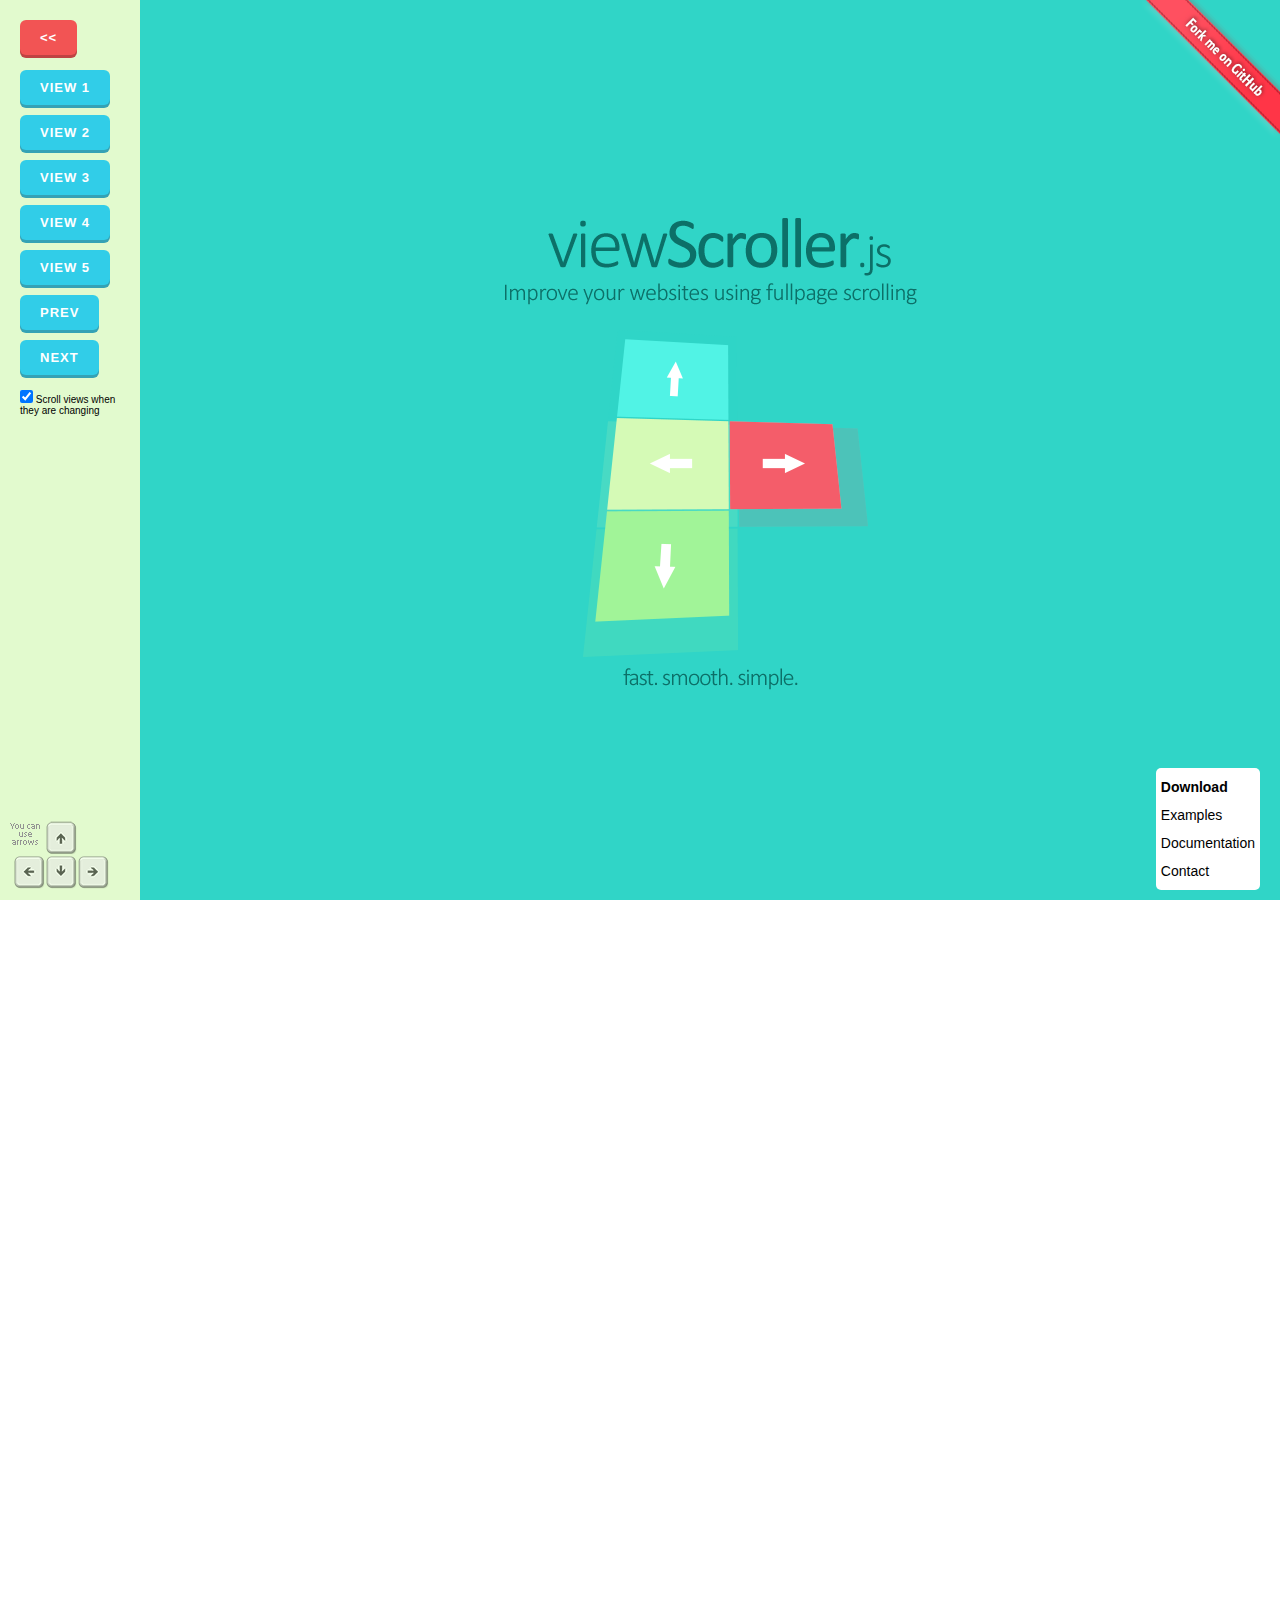
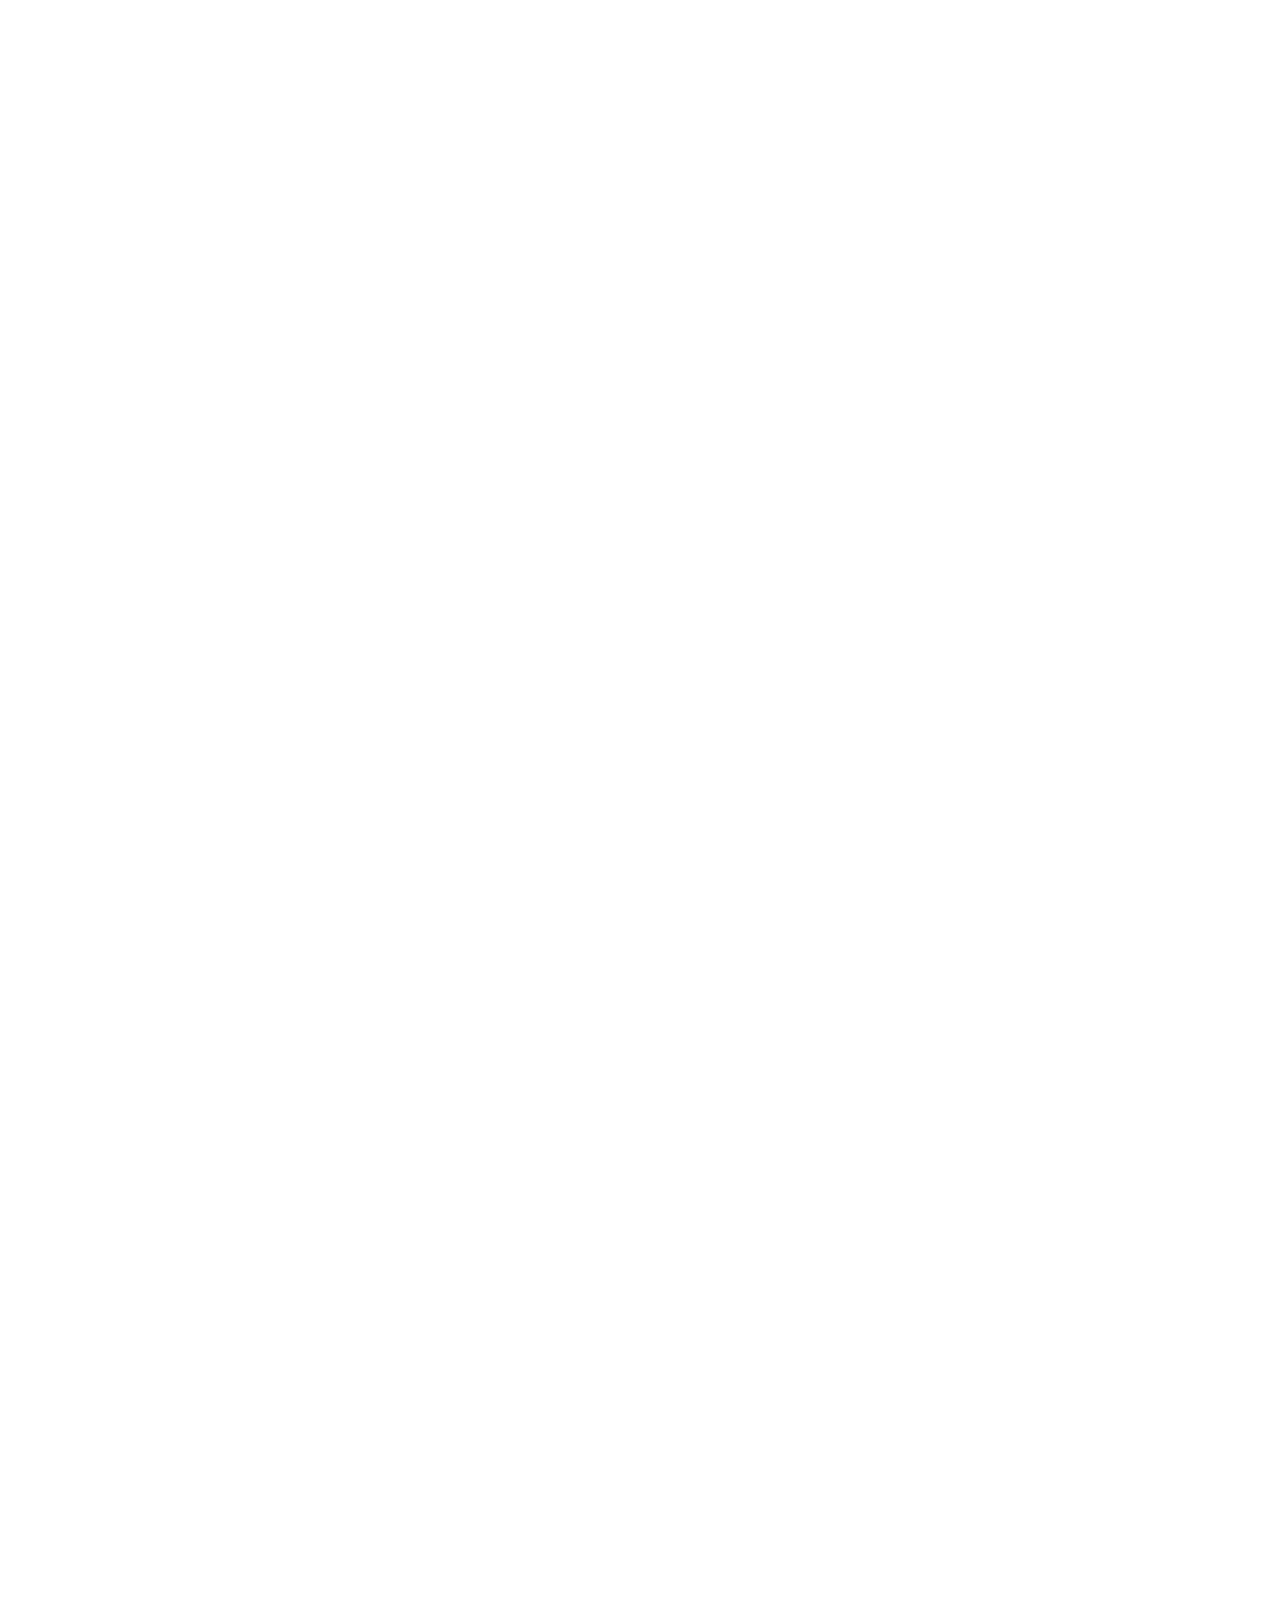
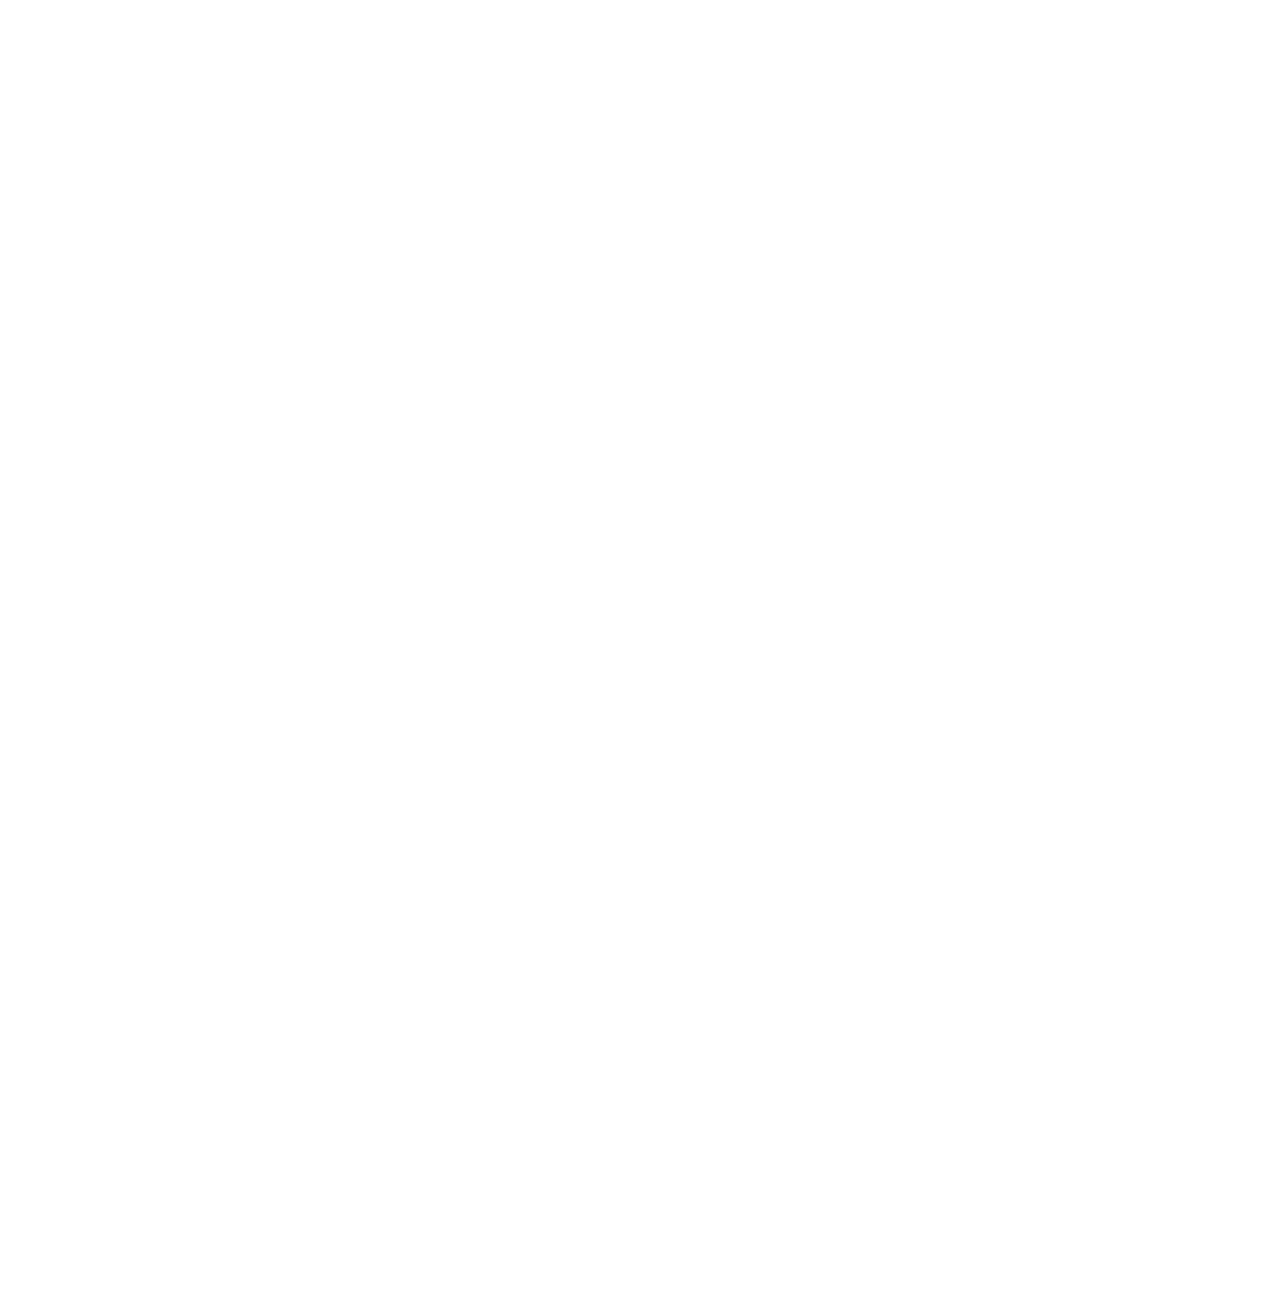
<file: public/viewscroller/index.html>
﻿<!DOCTYPE html>
<html>

<head>
    <meta charset="utf-8">
    <meta name="viewport" content="width=device-width, initial-scale=1.0, user-scalable=no">
    <meta name="author" content="Copyright (c) 2016 Marcin Gierczak (www.viewdesic.com)">
    <meta name="description" content="viewScroller plugin by Marcin Gierczak. This plugin allows creating fullscreen scrollable webpage." />
    <meta name="keywords" content="viewScroller, fullscreen, html fullpage, scroll page, page scrolling, page scroll, full scroll" />
    <title>viewScroller - Fullpage scrolling plugin</title>
    <link rel="stylesheet" type="text/css" href="viewScroller.min.css">
    <link rel="stylesheet" type="text/css" href="examples.css">
    <style>
        /* Styles specific for this example */
        
        .menu {
            left: 20px;
        }
        
        .menu-text {
            right: 20px;
        }
        
        .arrows {
            left: 10px;
        }
    </style>
</head>

<body>
    <a href="https://github.com/Viewdesic/viewScroller.js">
        <img src="images/forkme-github.png" alt="Fork me on GitHub" class="forkme">
    </a>

    <div class="menu">
        <div class="buttons-section-fxd">
            <button id="hidePanel" class="btn-own btn-own-hidepanel raised center">&lt;&lt;</button>
        </div>
        <div class="buttons-section">
            <a href="#view-1" class="vs-anchor"><button class="btn-own btn-own-changeview raised center">View 1</button></a>
        </div>
        <div class="buttons-section">
            <a href="#view-2" class="vs-anchor"><button class="btn-own btn-own-changeview raised center">View 2</button></a>
        </div>
        <div class="buttons-section">
            <a href="#view-3" class="vs-anchor"><button class="btn-own btn-own-changeview raised center">View 3</button></a>
        </div>
        <div class="buttons-section">
            <a href="#view-4" class="vs-anchor"><button class="btn-own btn-own-changeview raised center">View 4</button></a>
        </div>
        <div class="buttons-section">
            <a href="#view-5" class="vs-anchor"><button class="btn-own btn-own-changeview raised center">View 5</button></a>
        </div>
        <div class="buttons-section">
            <button class="btn-own btn-own-changeview raised center vs-mainview-prev">prev</button>
        </div>
        <div class="buttons-section">
            <button class="btn-own btn-own-changeview raised center vs-mainview-next">next</button>
        </div>
        <div class="scroll-checkbox">
            <input id="scroll" type="checkbox" checked>
            <label for="scroll">Scroll views when they are changing</label>
        </div>
    </div>

    <div class="menu-text">
        <a href="http://www.viewdesic.com/viewscroller/distribution/viewscroller.zip"><b>Download</b></a><br>
        <a href="#" class="examples-show">Examples</a><br>
        <a href="https://github.com/Viewdesic/viewScroller.js">Documentation</a><br>
        <a href="mailto:marcin.gierczak@viewdesic.com">Contact</a>
    </div>

    <img src="images/arrows.png" alt="You can use arrows to change a view" class="arrows">

    <div class="panel"></div>

    <div class="examples">
        <h1>Examples</h1>
        <ul>
            <li><a href="examples/basic.html" class="link">Basic</a></li>
            <li><a href="examples/basic-scrollbar.html" class="link">Basic with scrollbar</a></li>
            <li><a href="index.html" class="link">Panel left</a></li>
            <li><a href="examples/panel-right.html" class="link">Panel right</a></li>
            <li><a href="examples/panel-left-right.html" class="link">Panel left-right</a></li>
            <li><a href="examples/panel-left-fixed.html" class="link">Panel left <b>fixed</b></a></li>
            <li><a href="examples/panel-right-fixed.html" class="link">Panel right <b>fixed</b></a></li>
            <li><a href="examples/backgrounds.html" class="link">Backgrounds</a></li>
            <li><a href="examples/views-normal-page.html" class="link">Views + normal page</a></li>
            <li><a href="examples/header-footer.html" class="link">Header + footer page</a></li>
            <li><a href="examples/custom-height.html" class="link">Custom height of view</a></li>
            <li><a href="examples/all-functions.html" class="link">All functions</a></li>
            <br>
            <li><a href="examples/extra-sample.html" class="link">Extra sample</a></li>
            <br>
            <li><a href="#" onclick="javascript: $('.examples').hide()" class="link-small">&lt;&lt; close examples</a></li>
        </ul>
    </div>

    <div class="mainbag">
        <div vs-anchor="view-1" class="mainview view1">
            <div class="vs-center-wrap">
                <div class="vs-center">
                    <img src="images/viewscroller-logo.png" alt="viewScroller logo" class="logo">
                </div>
            </div>
        </div>
        <div vs-anchor="view-2" class="mainview">
            <div class="subbag">
                <div vs-anchor="subview-a" class="subview subview-a">
                    <div class="box">
                        <div class="info">
                            Subview A
                            <div class="pos">
                                <input type="button" value="&lt;" class="vs-subview-prev">
                                <a href="#subview-a" class="vs-anchor"><input type="button" value="A"></a>
                                <a href="#subview-b" class="vs-anchor"><input type="button" value="B"></a>
                                <a href="#subview-c" class="vs-anchor"><input type="button" value="C"></a>
                                <input type="button" value="&gt;" class="vs-subview-next">
                            </div>
                        </div>
                    </div>
                </div>
                <div vs-anchor="subview-b" class="subview subview-b">
                    <div class="box">
                        <div class="info">
                            Subview B
                            <div class="pos">
                                <input type="button" value="&lt;" class="vs-subview-prev">
                                <a href="#subview-a" class="vs-anchor"><input type="button" value="A"></a>
                                <a href="#subview-b" class="vs-anchor"><input type="button" value="B"></a>
                                <a href="#subview-c" class="vs-anchor"><input type="button" value="C"></a>
                                <input type="button" value="&gt;" class="vs-subview-next">
                            </div>
                        </div>
                    </div>
                </div>
                <div vs-anchor="subview-c" class="subview subview-c">
                    <div class="box">
                        <div class="info">
                            Subview C
                            <div class="pos">
                                <input type="button" value="&lt;" class="vs-subview-prev">
                                <a href="#subview-a" class="vs-anchor"><input type="button" value="A"></a>
                                <a href="#subview-b" class="vs-anchor"><input type="button" value="B"></a>
                                <a href="#subview-c" class="vs-anchor"><input type="button" value="C"></a>
                                <input type="button" value="&gt;" class="vs-subview-next">
                            </div>
                        </div>
                    </div>
                </div>
            </div>
        </div>
        <div vs-anchor="view-3" class="mainview view3">
            <div class="box">
                <div class="info">View 3</div>
            </div>
        </div>
        <div vs-anchor="view-4" class="mainview">
            <div class="subbag">
                <div vs-anchor="subview-d" class="subview subview-d">
                    <div class="box">
                        <div class="info">
                            Subview D
                            <div class="pos">
                                <input type="button" value="&lt;" class="vs-subview-prev">
                                <a href="#subview-d" class="vs-anchor"><input type="button" value="D"></a>
                                <a href="#subview-e" class="vs-anchor"><input type="button" value="E"></a>
                                <input type="button" value="&gt;" class="vs-subview-next">
                            </div>
                        </div>
                    </div>
                </div>
                <div vs-anchor="subview-e" class="subview subview-e">
                    <div class="box">
                        <div class="info">
                            Subview E
                            <div class="pos">
                                <input type="button" value="&lt;" class="vs-subview-prev">
                                <a href="#subview-d" class="vs-anchor"><input type="button" value="D"></a>
                                <a href="#subview-e" class="vs-anchor"><input type="button" value="E"></a>
                                <input type="button" value="&gt;" class="vs-subview-next">
                            </div>
                        </div>
                    </div>
                </div>
            </div>
        </div>
        <div vs-anchor="view-5" class="mainview view5">
            <div class="box">
                <div class="info">View 5</div>
            </div>
        </div>
    </div>

    <script src="jquery-3.1.0.min.js"></script>
    <script src="jquery.easing.min.js"></script>
    <script src="jquery.mousewheel.min.js"></script>
    <!-- <script src="viewScroller.min.js"></script> //-->
	<script src="viewScroller.js"></script>
    <script>
        $(document).ready(function () {

            // Sets viewScroller with sample events
            $('.mainbag').viewScroller({
                useScrollbar: false,
                beforeChange: function () {
                    console.log('beforeChange fired!');
                    return false; // It means that views change will be terminated
                },
                afterChange: function () {
                    console.log('afterChange fired!');
                },
                beforeResize: function () {
                    console.log('beforeResize fired!');
                },
                afterResize: function () {
                    console.log('afterResize fired!');
                }
            });

            // Sets start params for MENU
            $('.mainbag').css({
                'left': '140px'
            });
            $.fn.viewScroller.setSpaceMainBag(140); // Sets 140px space for MENU

            // Show / hide menu panel
            $('#hidePanel').on('click', function () {
                if ($('.panel').css('display') !== 'none') {
                    $('#hidePanel').text('>>');
                    $('.panel').hide();
                    $('.mainbag').css({
                        'left': '0px'
                    });
                    $.fn.viewScroller.setSpaceMainBag(0); // sets mainbag's width when panel is closed
                } else {
                    $('#hidePanel').text('<<');
                    $('.panel').show();
                    $('.mainbag').css({
                        'left': '140px'
                    });
                    $.fn.viewScroller.setSpaceMainBag(140); // sets mainbag's width when panel is open
                }
            });

            //Show / hide examples panel
            $('.examples').hide();
            $('.examples-show').click(function () {
                $('.examples').toggle();
            });

            // Turnon / turnoff the scroll views when they are animate
            $('#scroll').on('click', function () {
                if ($('#scroll').prop("checked")) {
                    $.fn.viewScroller.setChangeWhenAnim(true);
                } else {
                    $.fn.viewScroller.setChangeWhenAnim(false);
                }
            });

        });
    </script>
</body>

</html>
</file>
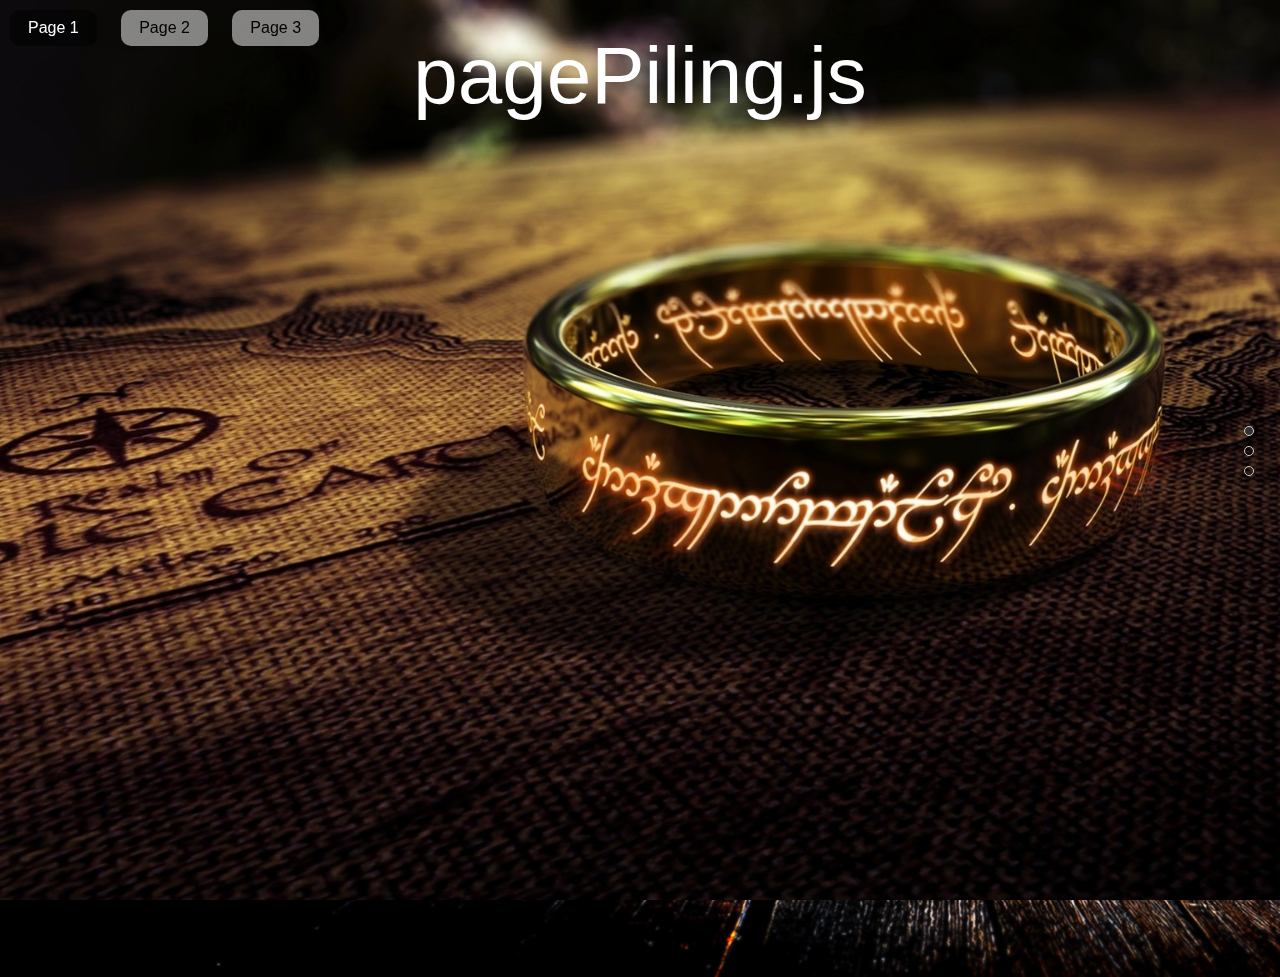
<file: public/pagePiling.js-master/examples/backgrounds.html>
<!DOCTYPE html>
<html xmlns="http://www.w3.org/1999/xhtml">

<head>
	<meta http-equiv="Content-Type" content="text/html; charset=utf-8" />
	<title>pagePiling.js plugin - Backgrounds</title>
	<meta name="author" content="Alvaro Trigo Lopez" />
	<meta name="description" content="pagePiling.js plugin by Alvaro Trigo." />
	<meta name="keywords"  content="pile,piling,piling.js,stack,pages,scrolling,stacking,touch,fullpile,scroll,plugin,jquery" />
	<meta name="Resource-type" content="Document" />

	<link rel="stylesheet" type="text/css" href="../jquery.pagepiling.css" />
	<link rel="stylesheet" type="text/css" href="examples.css" />

	<script src="http://ajax.googleapis.com/ajax/libs/jquery/1.8.3/jquery.min.js"></script>

	<script type="text/javascript" src="../jquery.pagepiling.min.js"></script>
	<script type="text/javascript">
		var deleteLog = false;

		$(document).ready(function() {
	    	$('#pagepiling').pagepiling({
	    		menu: '#menu',
	    		anchors: ['page1', 'page2', 'page3'],
	    		navigation: {
		            'textColor': '#f2f2f2',
		            'bulletsColor': '#ccc',
		            'position': 'right',
		            'tooltips': ['Page 1', 'Page 2', 'Page 3', 'Page 4']
		        }
			});
	    });
    </script>

    <style>
    /* Style for our header texts
	* --------------------------------------- */
	h1{
		font-size: 5em;
		font-family: arial,helvetica;
		color: #fff;
		margin:0;
		padding:0;
	}

	/* Centered texts in each section
	* --------------------------------------- */
	.section{
		text-align:center;
	}


	/* Backgrounds will cover all the section
	* --------------------------------------- */
	#section1,
	#section2,
	#section3{
		background-size: cover;
	}

	/* Defining each section background and styles
	* --------------------------------------- */
	#section1{
		background-image: url(imgs/bg1.jpg);
	}
	#section2{
		background-image: url(imgs/bg2.jpg);
		padding: 6% 0 0 0;
	}
	#section3{
		background-image: url(imgs/bg3.jpg);
		padding: 6% 0 0 0;
	}
	#section3 h1{
		color: #000;
	}



	#section1 h1{
		position: absolute;
		left: 0;
		right: 0;
		margin: 0 auto;
		top: 30px;
		color: #fff;
	}

	#section2 .intro{
		position: absolute;
		left: 0;
		right: 0;
		margin: 0 auto;
		top: 30px;
	}
	#section2 h1,
	#section2 p{
		text-shadow: 1px 5px 20px #000;
	}

	#section3 h1,
	#section3 p{
		text-shadow: 1px 5px 20px #000;
		color: #fff;
	}

	#infoMenu li a{
			color: #fff;
	}
    </style>

</head>
<body>

	<ul id="menu">
		<li data-menuanchor="page1" class="active"><a href="#page1">Page 1</a></li>
		<li data-menuanchor="page2"><a href="#page2">Page 2</a></li>
		<li data-menuanchor="page3"><a href="#page3">Page 3</a></li>
	</ul>

	<div id="pagepiling">
	    <div class="section" id="section1">
	    	<h1>pagePiling.js</h1>
	    </div>
	    <div class="section" id="section2">
	    	<div class="intro">
	    		<h1>Backgrounds </h1>
	    		<p>Show it in full screen!</p>
	    	</div>
	    </div>
	    <div class="section" id="section3">
	    	<div class="intro">
	    		<h1>Just terrific!</h1>
	    		<p>Use the power of images</p>
	    	</div>
	    </div>
	</div>

</body>
</html>
</file>
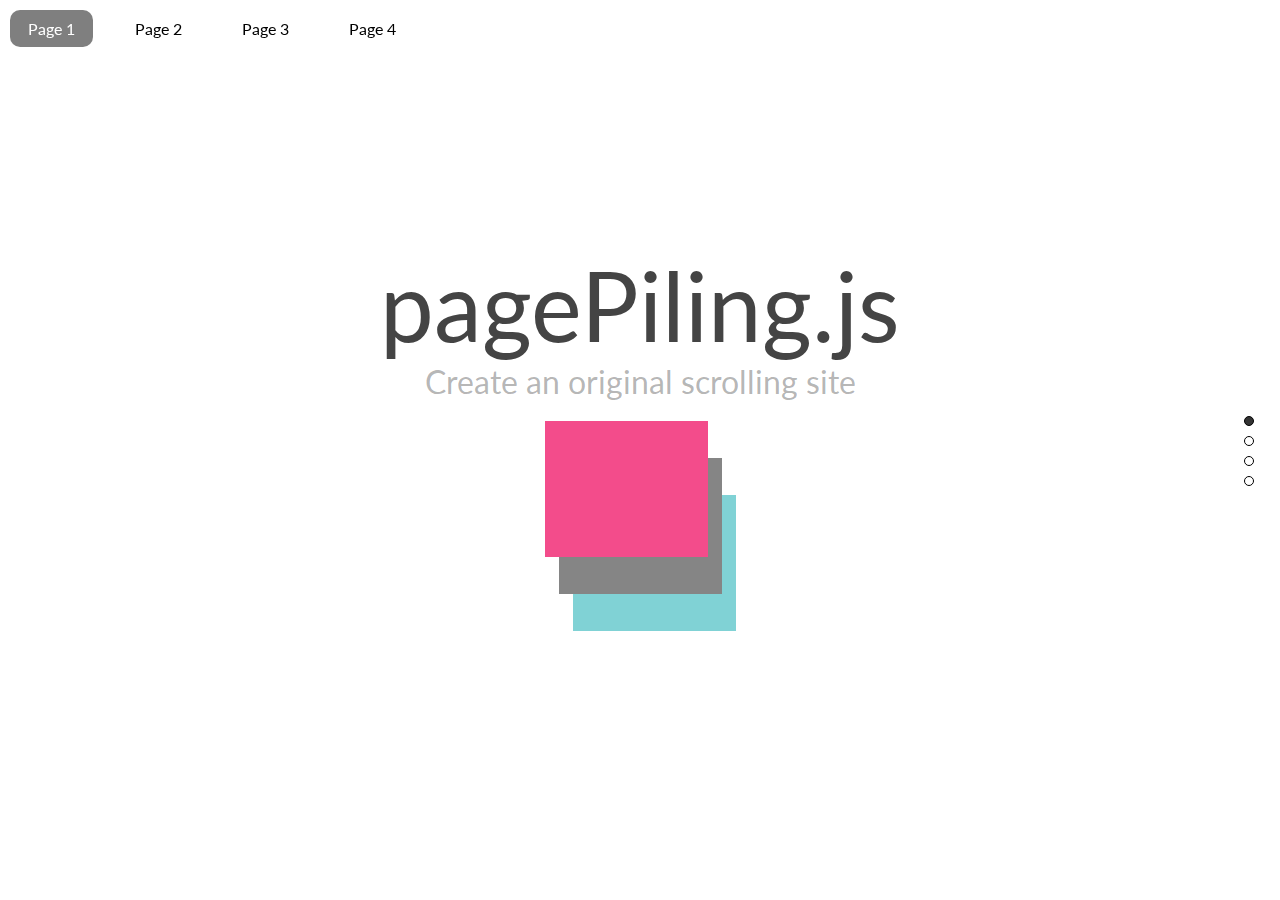
<file: public/pagePiling.js-master/examples/demoPage.html>
<!DOCTYPE html>
<html xmlns="http://www.w3.org/1999/xhtml">

<head>
	<meta http-equiv="Content-Type" content="text/html; charset=utf-8" />
	<title>pagePiling.js plugin</title>
	<meta name="author" content="Alvaro Trigo Lopez" />
	<meta name="description" content="pagePiling.js plugin by Alvaro Trigo." />
	<meta name="keywords"  content="pile,piling,piling.js,stack,pages,scrolling,stacking,touch,fullpile,scroll,plugin,jquery" />
	<meta name="Resource-type" content="Document" />

	<link rel="stylesheet" type="text/css" href="http://fonts.googleapis.com/css?family=Lato:300,400,700" />
	<link rel="stylesheet" type="text/css" href="../jquery.pagepiling.css" />
	<link rel="stylesheet" type="text/css" href="examples.css" />

	<script src="http://ajax.googleapis.com/ajax/libs/jquery/1.8.3/jquery.min.js"></script>

	<script type="text/javascript" src="../jquery.pagepiling.min.js"></script>
	<script type="text/javascript">
		$(document).ready(function() {

			/*
			* Plugin intialization
			*/
	    	$('#pagepiling').pagepiling({
	    		menu: '#menu',
	    		anchors: ['page1', 'page2', 'page3', 'page4'],
			    sectionsColor: ['white', '#ee005a', '#2C3E50', '#39C'],
			    navigation: {
			    	'position': 'right',
			   		'tooltips': ['Page 1', 'Page 2', 'Page 3', 'Page 4']
			   	},
			    afterRender: function(){
			    	$('#pp-nav').addClass('custom');
			    },
			    afterLoad: function(anchorLink, index){
			    	if(index>1){
			    		$('#pp-nav').removeClass('custom');
			    	}else{
			    		$('#pp-nav').addClass('custom');
			    	}
			    }
			});


			/*
		    * Internal use of the demo website
		    */
		    $('#showExamples').click(function(e){
				e.stopPropagation();
				e.preventDefault();
				$('#examplesList').toggle();
			});

			$('html').click(function(){
				$('#examplesList').hide();
			});
	    });
    </script>


    <style>
    /* Section 1
	 * --------------------------------------- */
	#section1 h1{
		color: #444;
	}
	#section1 p{
		color: #333;
		color: rgba(0,0,0,0.3);
	}
	#section1 img{
		margin: 20px 0;
		opacity: 0.7;
	}

	/* Section 2
	 * --------------------------------------- */
	#section2 h1,
	#section2 p{
		z-index: 3;
	}
	#section2 p{
		opacity: 0.8;
	}

	#section2 #colors{
		right: 60px;
		bottom: 0;
		position: absolute;
		height: 413px;
		width: 258px;
		background-image: url(imgs/colors.gif);
		background-repeat: no-repeat;
	}

	/* Section 3
	 * --------------------------------------- */
	#section3 #colors{
		left: 60px;
		bottom: 0;
	}
	#section3 p{
		color: #757575;
	}

	#colors2,
	#colors3{
		position: absolute;
		height: 163px;
		width: 362px;
		z-index: 1;
		background-repeat: no-repeat;
		left: 0;
		margin: 0 auto;
		right: 0;
	}
	#colors2{
		background-image: url(imgs/colors2.gif);
		top:0;
	}
	#colors3{
		background-image: url(imgs/colors3.gif);
		bottom:0;
	}

	/* Section 4
	 * --------------------------------------- */
	#section4 p{
		opacity: 0.6;
	}

	/* Overwriting fullPage.js tooltip color
	* --------------------------------------- */
	#pp-nav.custom .pp-tooltip{
		color: #AAA;
	}
	#markup{
		display: block;
		width: 450px;
		margin: 20px auto;
		text-align: left;
	}

</style>

</head>
<body>
	<ul id="menu">
		<li data-menuanchor="page1" class="active"><a href="#page1">Page 1</a></li>
		<li data-menuanchor="page2"><a href="#page2">Page 2</a></li>
		<li data-menuanchor="page3"><a href="#page3">Page 3</a></li>
		<li data-menuanchor="page4"><a href="#page4">Page 4</a></li>
	</ul>


	<div id="pagepiling">
	    <div class="section" id="section1">
	    	<h1>pagePiling.js</h1>
			<p>Create an original scrolling site</p>
			<img src="imgs/pagePiling-plugin.gif" alt="pagePiling" />
			<br />

	    </div>
	    <div class="section" id="section2">
	    	<div class="intro">
	    		<div id="colors"></div>
	    		<h1>jQuery plugin</h1>
	    		<p>Pile your sections one over another and access them scrolling or by URL!</p>
	    		<div id="markup">
	    			<script src="https://gist.github.com/alvarotrigo/4a87a4b8757d87df8a72.js"></script>
	    		</div>
	    	</div>
	    </div>
	    <div class="section" id="section3">
	    	<div class="intro">
	    		<h1>Configurable</h1>
	    		<p>Plenty of options, methods and callbacks to use.</p>
	    		<div id="colors2"></div>
	    		<div id="colors3"></div>
	    	</div>
	    </div>
	    <div class="section" id="section4">
	    	<div class="intro">
	    		<h1>Compatible</h1>
	    		<p>Designed to work on tablet and mobile devices.</p>
	    		<p>Oh! And its compatible with old browsers such as IE 8 or Opera 12!</p>
	    	</div>
	    </div>
	</div>

</body>
</html>
</file>
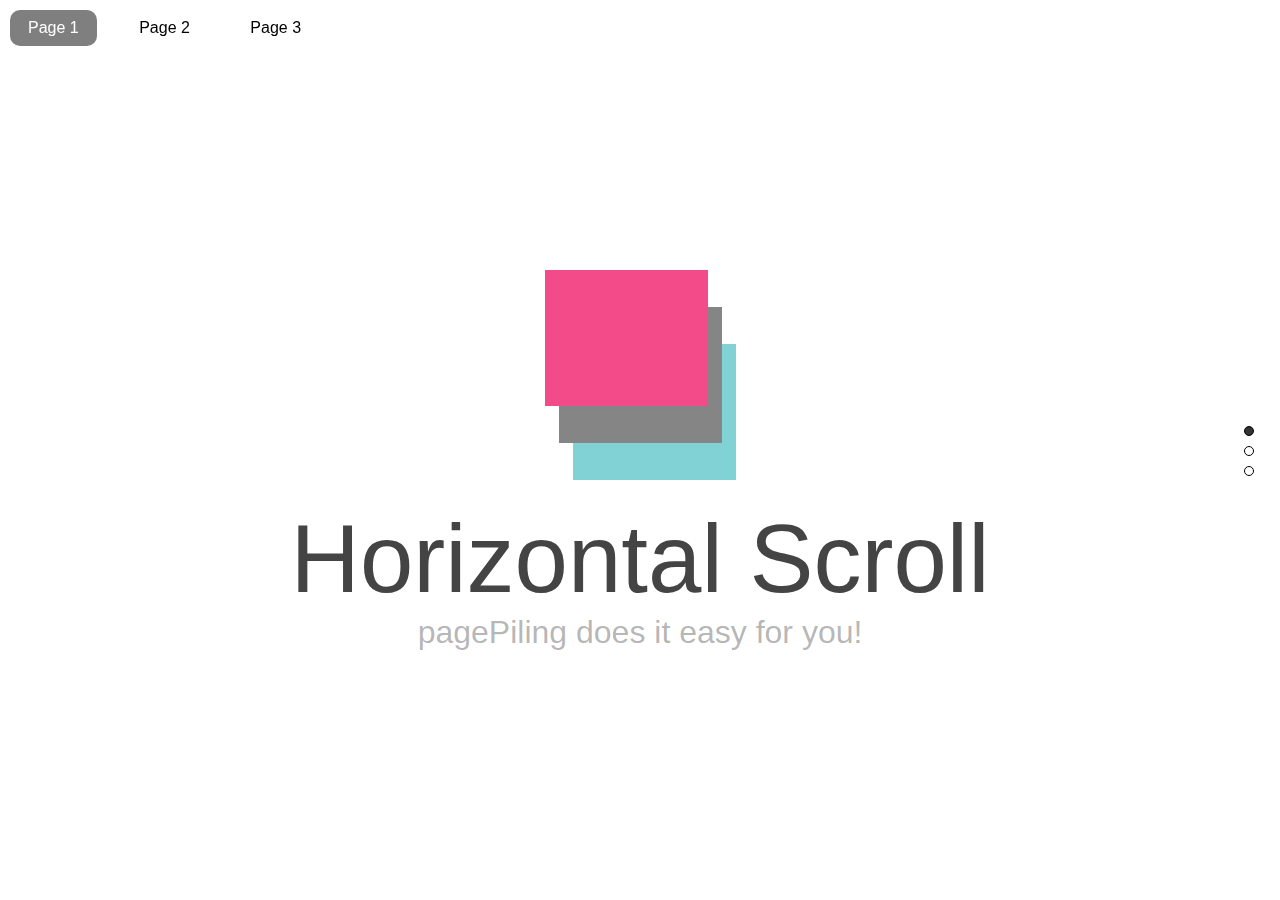
<file: public/pagePiling.js-master/examples/horizontalScroll.html>
<!DOCTYPE html>
<html xmlns="http://www.w3.org/1999/xhtml">

<head>
	<meta http-equiv="Content-Type" content="text/html; charset=utf-8" />
	<title>pagePiling.js plugin - Horizontal scroll</title>
	<meta name="author" content="Alvaro Trigo Lopez" />
	<meta name="description" content="pagePiling.js plugin by Alvaro Trigo." />
	<meta name="keywords"  content="pile,piling,piling.js,stack,pages,scrolling,stacking,touch,fullpile,scroll,plugin,jquery" />
	<meta name="Resource-type" content="Document" />

	<link rel="stylesheet" type="text/css" href="../jquery.pagepiling.css" />
	<link rel="stylesheet" type="text/css" href="examples.css" />

	<script src="http://ajax.googleapis.com/ajax/libs/jquery/1.8.3/jquery.min.js"></script>

	<script type="text/javascript" src="../jquery.pagepiling.min.js"></script>
	<script type="text/javascript">
		$(document).ready(function() {
			/*
			* Plugin intialization
			*/
	    	$('#pagepiling').pagepiling({
	          	direction: 'horizontal',
	    		menu: '#menu',
	    		anchors: ['page1', 'page2', 'page3', 'page4'],
			    sectionsColor: ['white', '#ee005a', '#2C3E50', '#39C'],
			    navigation: {
			    	'position': 'right',
			   		'tooltips': ['Page 1', 'Page 2', 'Page 3', 'Pgae 4']
			   	},
			    afterRender: function(){
			    	$('#pp-nav').addClass('custom');
			    },
			    afterLoad: function(anchorLink, index){
			    	if(index>1){
			    		$('#pp-nav').removeClass('custom');
			    	}else{
			    		$('#pp-nav').addClass('custom');
			    	}
			    }
			});
	    });
    </script>


    <style>
	#section1 img{
		margin: 20px 0;
		opacity: 0.7;
	}
	/* colors
	 * --------------------------------------- */
	#colors2,
	#colors3{
		position: absolute;
		height: 163px;
		width: 362px;
		z-index: 1;
		background-repeat: no-repeat;
		left: 0;
		margin: 0 auto;
		right: 0;
	}
	#colors2{
		background-image: url(imgs/colors2.gif);
		top:0;
	}
	#colors3{
		background-image: url(imgs/colors3.gif);
		bottom:0;
	}


	/* Overwriting fullPage.js tooltip color
	* --------------------------------------- */
	#pp-nav.custom .pp-tooltip{
		color: #AAA;
	}

</style>

</head>
<body>
	<ul id="menu">
		<li data-menuanchor="page1" class="active"><a href="#page1">Page 1</a></li>
		<li data-menuanchor="page2"><a href="#page2">Page 2</a></li>
		<li data-menuanchor="page3"><a href="#page3">Page 3</a></li>
	</ul>


	<div id="pagepiling">
	    <div class="section" id="section1">
	    	<img src="imgs/pagePiling-plugin.gif" alt="pagePiling" />
			<br />

	    	<h1>Horizontal Scroll</h1>
			<p>pagePiling does it easy for you!</p>

	    </div>
	    <div class="section">
	    	<div class="intro">
	    		<h1>Simple to use</h1>
	    		<p>Just use the option direction: 'horizontal' to have it working!</p>
	    	</div>
	    </div>
	    <div class="section" id="section3">
	    	<div class="intro">
	    		<h1>Isn't it great?</h1>
	    		<p>Just as you expected!</p>
	    		<div id="colors2"></div>
	    		<div id="colors3"></div>
	    	</div>
	    </div>
	</div>

</body>
</html>
</file>
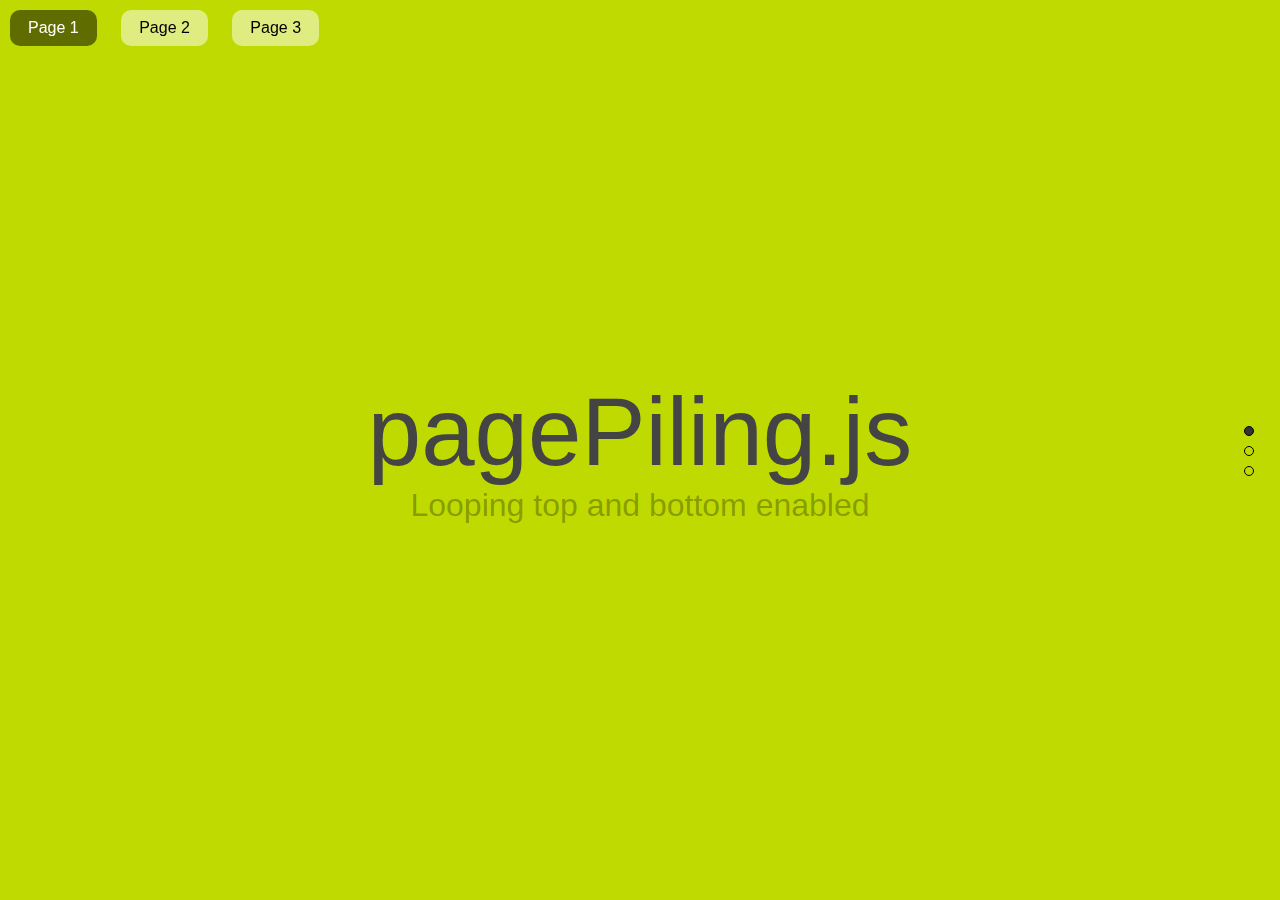
<file: public/pagePiling.js-master/examples/looping.html>
<!DOCTYPE html>
<html xmlns="http://www.w3.org/1999/xhtml">

<head>
	<meta http-equiv="Content-Type" content="text/html; charset=utf-8" />
	<title>pagePiling.js plugin - Looping</title>
	<meta name="author" content="Alvaro Trigo Lopez" />
	<meta name="description" content="pagePiling.js plugin by Alvaro Trigo." />
	<meta name="keywords"  content="pile,piling,piling.js,stack,pages,scrolling,stacking,touch,fullpile,scroll,plugin,jquery" />
	<meta name="Resource-type" content="Document" />

	<link rel="stylesheet" type="text/css" href="../jquery.pagepiling.css" />
	<link rel="stylesheet" type="text/css" href="examples.css" />

	<script src="http://ajax.googleapis.com/ajax/libs/jquery/1.8.3/jquery.min.js"></script>

	<script type="text/javascript" src="../jquery.pagepiling.min.js"></script>
	<script type="text/javascript">
		var deleteLog = false;

		$(document).ready(function() {
	    	$('#pagepiling').pagepiling({
	    		menu: '#menu',
	    		anchors: ['page1', 'page2', 'page3'],
			    sectionsColor: ['#bfda00', '#2ebe21', '#2C3E50', '#51bec4'],
			    loopTop: true,
			    loopBottom: true
			});
	    });
    </script>
</head>
<body>

	<ul id="menu">
		<li data-menuanchor="page1" class="active"><a href="#page1">Page 1</a></li>
		<li data-menuanchor="page2"><a href="#page2">Page 2</a></li>
		<li data-menuanchor="page3"><a href="#page3">Page 3</a></li>
	</ul>

	<div id="pagepiling">
	    <div class="section" id="section1">
	    	<h1>pagePiling.js</h1>
			<p>Looping top and bottom enabled</p>
	    </div>
	    <div class="section" id="section2">
	    	<div class="intro">
	    		<h1>Looping!</h1>
				<p>Go to the first section and scroll up or to the last one and scroll down to see how it works.</p>
	    	</div>
	    </div>
	    <div class="section" id="section4">
	    	<div class="intro">
	    		<h1>Scroll Down</h1>
				<p>And it will loop to the first section</p>
	    	</div>
	    </div>
	</div>

</body>
</html>
</file>
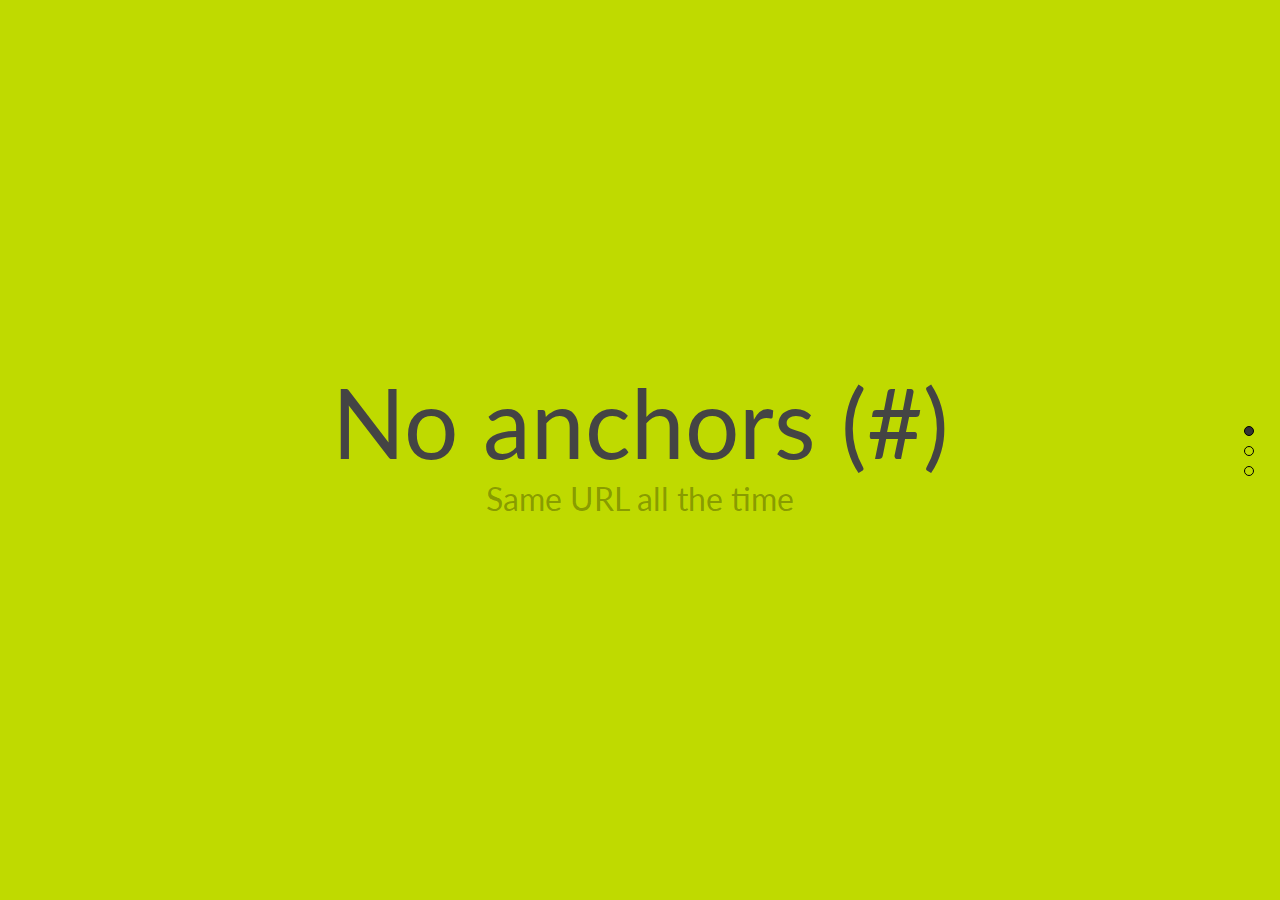
<file: public/pagePiling.js-master/examples/noAnchors.html>
<!DOCTYPE html>
<html xmlns="http://www.w3.org/1999/xhtml">

<head>
	<meta http-equiv="Content-Type" content="text/html; charset=utf-8" />
	<title>pagePiling.js plugin - No anchor</title>
	<meta name="author" content="Alvaro Trigo Lopez" />
	<meta name="description" content="pagePiling.js plugin by Alvaro Trigo." />
	<meta name="keywords"  content="pile,piling,piling.js,stack,pages,scrolling,stacking,touch,fullpile,scroll,plugin,jquery" />
	<meta name="Resource-type" content="Document" />

	<link rel="stylesheet" type="text/css" href="http://fonts.googleapis.com/css?family=Lato:300,400,700" />
	<link rel="stylesheet" type="text/css" href="../jquery.pagepiling.css" />
	<link rel="stylesheet" type="text/css" href="examples.css" />

	<script src="http://ajax.googleapis.com/ajax/libs/jquery/1.8.3/jquery.min.js"></script>

	<script type="text/javascript" src="../jquery.pagepiling.min.js"></script>
	<script type="text/javascript">
		$(document).ready(function() {
	    	$('#pagepiling').pagepiling({
			    sectionsColor: ['#bfda00', '#2ebe21', '#2C3E50', '#51bec4'],
			    navigation: {
			    	'position': 'right',
			   		'tooltips': ['Page 1', 'Page 2', 'Page 3', 'Pgae 4']
			   	}
			});
	    });
    </script>
</head>
<body>
	<div id="pagepiling">
	    <div class="section" id="section1">
	    	<h1>No anchors (#)</h1>
			<p>Same URL all the time</p>
			<br />
	    </div>
	    <div class="section" id="section2">
	    	<div class="intro">
	    		<h1>Simple</h1>
				<p>Sections won't contain anchor links. It's more simple to configure but a bit more restrictive.</p>
	    	</div>
	    </div>
	    <div class="section" id="section4">
	    	<div class="intro">
	    		<h1>URL without /#</h1>
				<p>But back button won't work!</p>
	    	</div>
	    </div>
	</div>

</body>
</html>
</file>
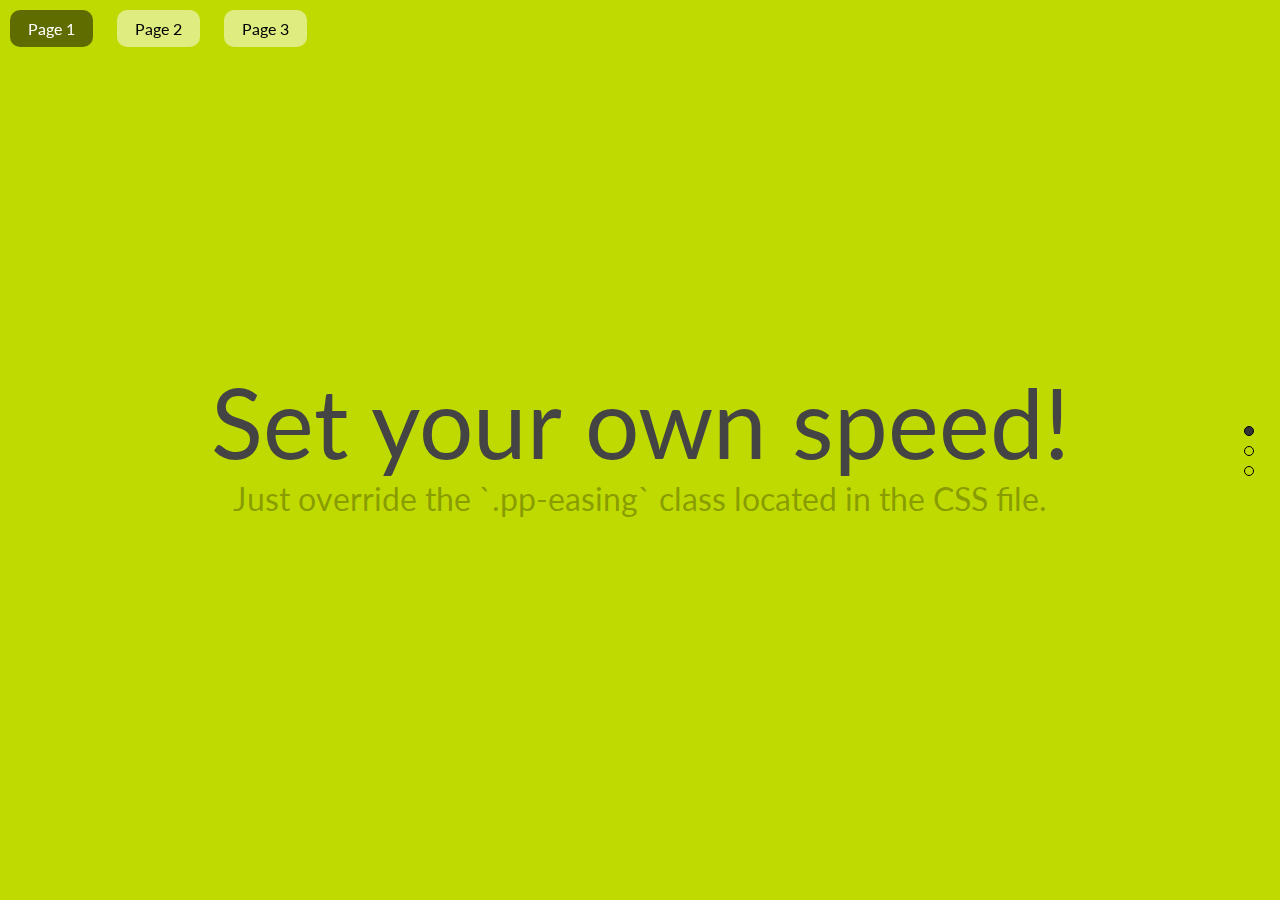
<file: public/pagePiling.js-master/examples/scrollingSpeed.html>
<!DOCTYPE html>
<html xmlns="http://www.w3.org/1999/xhtml">

<head>
	<meta http-equiv="Content-Type" content="text/html; charset=utf-8" />
	<title>pagePiling.js plugin - Scrolling speed</title>
	<meta name="author" content="Alvaro Trigo Lopez" />
	<meta name="description" content="pagePiling.js plugin by Alvaro Trigo." />
	<meta name="keywords"  content="pile,piling,piling.js,stack,pages,scrolling,stacking,touch,fullpile,scroll,plugin,jquery" />
	<meta name="Resource-type" content="Document" />

	<link rel="stylesheet" type="text/css" href="http://fonts.googleapis.com/css?family=Lato:300,400,700" />
	<link rel="stylesheet" type="text/css" href="../jquery.pagepiling.css" />
	<link rel="stylesheet" type="text/css" href="examples.css" />

	<script src="http://ajax.googleapis.com/ajax/libs/jquery/1.8.3/jquery.min.js"></script>

	<script type="text/javascript" src="../jquery.pagepiling.min.js"></script>
	<script type="text/javascript">
		$(document).ready(function() {
	    	$('#pagepiling').pagepiling({
	    		menu: '#menu',
	    		anchors: ['page1', 'page2', 'page3', 'page4'],
			    sectionsColor: ['#bfda00', '#2ebe21', '#2C3E50', '#51bec4'],
			    navigation: {
			    	'position': 'right',
			   		'tooltips': ['Page 1', 'Page 2', 'Page 3', 'Pgae 4']
			   	}
			});
	    });
    </script>

    <style>
    	.pp-easing {
		    -webkit-transition: all 3000ms cubic-bezier(0.550, 0.085, 0.000, 0.990);
		    -moz-transition: all 3000ms cubic-bezier(0.550, 0.085, 0.000, 0.990);
		    -o-transition: all 3000ms cubic-bezier(0.550, 0.085, 0.000, 0.990);
		    transition: all 3000ms cubic-bezier(0.550, 0.085, 0.000, 0.990);
		    /* custom */
		    -webkit-transition-timing-function: cubic-bezier(0.550, 0.085, 0.000, 0.990);
		    -moz-transition-timing-function: cubic-bezier(0.550, 0.085, 0.000, 0.990);
		    -o-transition-timing-function: cubic-bezier(0.550, 0.085, 0.000, 0.990);
		    transition-timing-function: cubic-bezier(0.550, 0.085, 0.000, 0.990);
		    /* custom */
		}

    </style>
</head>
<body>
	<ul id="menu">
		<li data-menuanchor="page1" class="active"><a href="#page1">Page 1</a></li>
		<li data-menuanchor="page2"><a href="#page2">Page 2</a></li>
		<li data-menuanchor="page3"><a href="#page3">Page 3</a></li>
	</ul>

	<div id="pagepiling">
	    <div class="section" id="section1">
	    	<h1>Set your own speed!</h1>
			<p>Just override the `.pp-easing` class located in the CSS file.</p>
			<br />
	    </div>
	    <div class="section" id="section2">
	    	<div class="intro">
	    		<h1>Using jQuery?</h1>
				<p>When using css3:false, use the `scrollingSpeed` option to set the animation speed for jQuery animations.</p>
	    	</div>
	    </div>
	    <div class="section" id="section4">
	    	<div class="intro">
	    		<h1>Customizable</h1>
				<p>You can even change the kind of animation!</p>
	    	</div>
	    </div>
	</div>

</body>
</html>
</file>
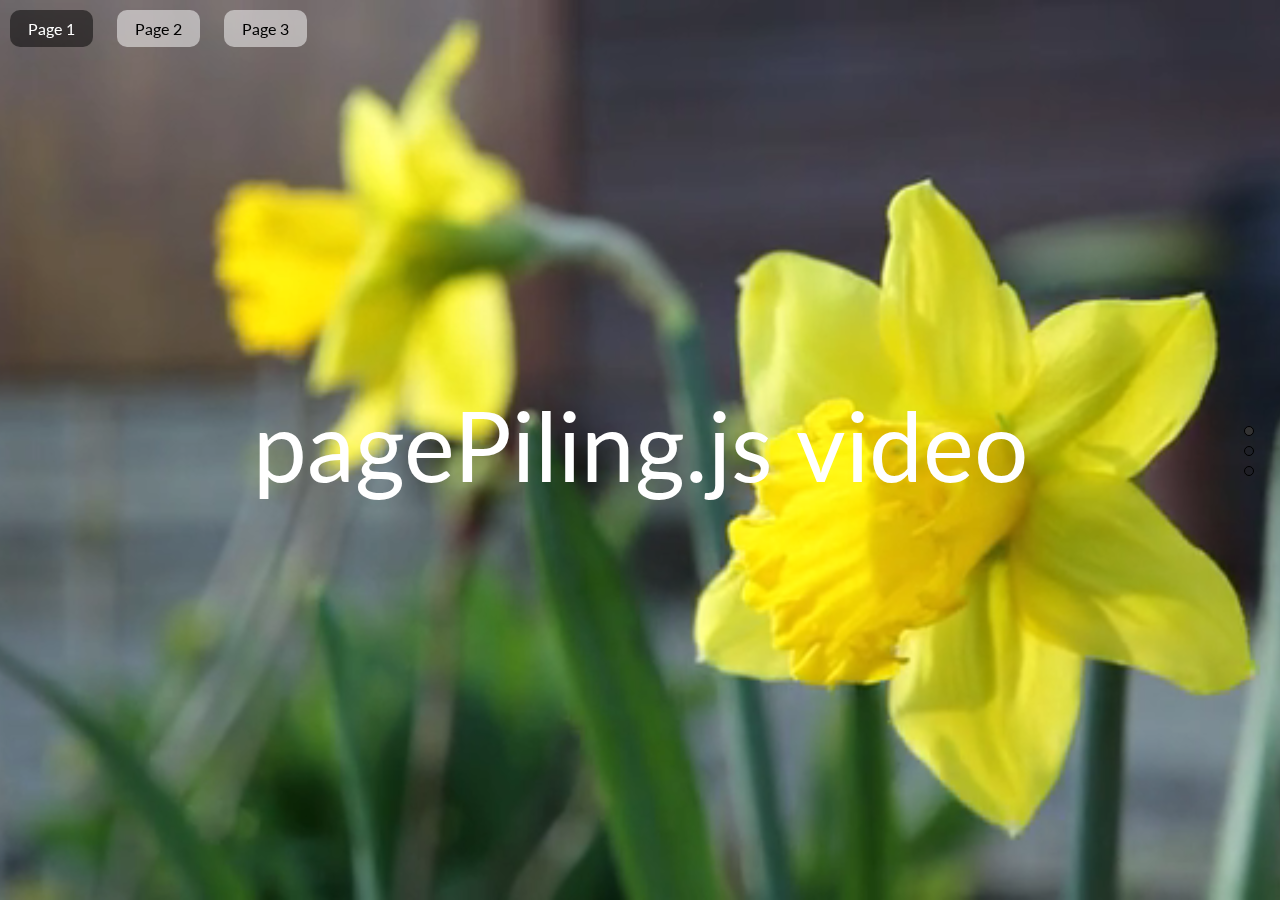
<file: public/pagePiling.js-master/examples/videoBackground.html>
<!DOCTYPE html>
<html xmlns="http://www.w3.org/1999/xhtml">

<head>
	<meta http-equiv="Content-Type" content="text/html; charset=utf-8" />
	<title>pagePiling.js plugin - Video Background</title>
	<meta name="author" content="Alvaro Trigo Lopez" />
	<meta name="description" content="pagePiling.js plugin by Alvaro Trigo." />
	<meta name="keywords"  content="pile,piling,piling.js,stack,pages,scrolling,stacking,touch,fullpile,scroll,plugin,jquery" />
	<meta name="Resource-type" content="Document" />

	<link rel="stylesheet" type="text/css" href="http://fonts.googleapis.com/css?family=Lato:300,400,700" />
	<link rel="stylesheet" type="text/css" href="../jquery.pagepiling.css" />
	<link rel="stylesheet" type="text/css" href="examples.css" />

	<script src="http://ajax.googleapis.com/ajax/libs/jquery/1.8.3/jquery.min.js"></script>

	<script type="text/javascript" src="../jquery.pagepiling.min.js"></script>
	<script type="text/javascript">
		$(document).ready(function() {
	    	$('#pagepiling').pagepiling({
	    		menu: '#menu',
	    		anchors: ['page1', 'page2', 'page3', 'page4'],
			    sectionsColor: ['#bfda00', '#2ebe21', '#2C3E50', '#51bec4'],
			    navigation: {
			    	'position': 'right',
			   		'tooltips': ['Page 1', 'Page 2', 'Page 3', 'Pgae 4']
			   	},
			   	afterRender: function(){
					//playing the video
					$('video').get(0).play();
				}
			});
	    });
    </script>

    <style>
    	/* Centered texts in each section
		* --------------------------------------- */
		.section{
			text-align:center;
		}

		#myVideo{
			position: absolute;
			z-index: 4;
			right: 0;
			bottom: 0;
			top:0;
			right:0;
			width: 100%;
			height: 100%;
			background-size: 100% 100%;
	 		background-color: black; /* in case the video doesn't fit the whole page*/
	  		background-image: /* our video */;
	  		background-position: center center;
	  		background-size: contain;
	   		object-fit: cover; /*cover video background */
		}

		/* Layer with position absolute in order to have it over the video
		* --------------------------------------- */
		#section1 .layer{
			position: absolute;
			z-index: 5;
			width: 100%;
			left: 0;
			top: 43%;
			height: 100%;
		}

		#section1 h1{
			color:#fff;
		}

		#infoMenu li a{
			color: #fff;
		}

		#section1{
			overflow: hidden;
		}


    </style>
</head>
<body>
	<ul id="menu">
		<li data-menuanchor="page1" class="active"><a href="#page1">Page 1</a></li>
		<li data-menuanchor="page2"><a href="#page2">Page 2</a></li>
		<li data-menuanchor="page3"><a href="#page3">Page 3</a></li>
	</ul>

	<div id="pagepiling">
	    <div class="section" id="section1">
	    	<video autoplay loop muted id="myVideo">
				<source src="imgs/flowers.mp4" type="video/mp4">
				<source src="imgs/flowers.webm" type="video/webm">
			</video>
			<div class="layer">
				<h1>pagePiling.js video</h1>
			</div>
	    </div>
	    <div class="section" id="section2">
	    	<div class="intro">
	    		<h1>No limits</h1>
				<p>Anything is possible with pagePiling.js!</p>
	    	</div>
	    </div>
	    <div class="section" id="section4">
	    	<div class="intro">
	    		<h1>afterRender</h1>
				<p>Don't forget to use afterRender callback for it!</p>
	    	</div>
	    </div>
	</div>

</body>
</html>
</file>
<file: public/bootstrap-social-gh-pages/assets/css/docs.css>
body{font-weight:300;-webkit-font-smoothing:antialiased}
h2{text-align:center;font-weight:300}
.btn-social-icon{margin-bottom:4px}
.jumbotron{position:relative;font-size:16px;color:#fff;color:rgba(255,255,255,0.75);text-align:center;border-radius:0;padding-bottom:80px;background-image:-webkit-linear-gradient(left, #720e9e 0, #dd4b39 100%);background-image:-o-linear-gradient(left, #720e9e 0, #dd4b39 100%);background-image:linear-gradient(to right, #720e9e 0, #dd4b39 100%);background-repeat:repeat-x;filter:progid:DXImageTransform.Microsoft.gradient(startColorstr='#ff720e9e', endColorstr='#ffdd4b39', GradientType=1)}.jumbotron h1{margin-bottom:15px;font-weight:300;letter-spacing:-1px;color:#fff}
.jumbotron iframe{width:100px !important;height:20px !important;border:none;overflow:hidden;margin:2px}
.jumbotron p a,.jumbotron .jumbotron-links a{font-weight:500;color:#fff}
.jumbotron .jumbotron-links{margin-top:15px;margin-bottom:0;padding-left:0;list-style:none;font-size:14px}.jumbotron .jumbotron-links li{display:inline}
.jumbotron .jumbotron-links li+li{margin-left:20px}
.jumbotron .bottom{position:absolute;bottom:0;left:0;right:0;padding:18px;background-color:rgba(0,0,0,0.2)}
.btn-outline{margin-top:15px;margin-bottom:15px;padding:18px 24px;font-size:inherit;font-weight:500;color:#fff;background-color:transparent;border-color:#fff;border-color:rgba(255,255,255,0.5);transition:all .1s ease-in-out}.btn-outline:hover,.btn-outline:active{color:#720e9e;background-color:#fff;border-color:#fff}
.how-to{padding:20px}.how-to h2{text-align:center}
.how-to li{font-size:21px;line-height:1.7;margin-top:20px}.how-to li p{font-size:16px;color:#555}
.how-to code{font-size:85%;word-wrap:break-word;white-space:normal}
footer{text-align:center;opacity:.8;padding:50px;background-image:-webkit-linear-gradient(left, #dd4b39 0, #720e9e 100%);background-image:-o-linear-gradient(left, #dd4b39 0, #720e9e 100%);background-image:linear-gradient(to right, #dd4b39 0, #720e9e 100%);background-repeat:repeat-x;filter:progid:DXImageTransform.Microsoft.gradient(startColorstr='#ffdd4b39', endColorstr='#ff720e9e', GradientType=1)}footer a{color:#fff}footer a:hover{color:#fff}
.links{margin:0;list-style:none;padding-left:0}.links li{display:inline;padding:0 10px}
.social-class .social-hex{font-family:Monaco,Menlo,Consolas,"Courier New",monospace;font-size:10px;opacity:.3;float:right}
.social-class li{margin-bottom:4px}.social-class li:hover .social-hex{opacity:1}
.social-class li:hover code{background-color:#e8e8ee}
.social-class code{cursor:default}
</file>
<file: public/viewscroller/examples.css>
/*! 
 * =================================================
 * viewScroller - CSS Examples
 * Version: 2.1.1
 * Copyright (c) 2016 Marcin Gierczak
 * http://www.viewdesic.com
 * =================================================
 */

/* Reset styles */

button,
input {
    font: inherit;
    margin: 0;
}

button::-moz-focus-inner,
[type="button"]::-moz-focus-inner {
    border-style: none;
}

/* Custom views styles */

.view1 {
    background-color: #30D5C7;
}

.view2 {
    background-color: #2ABAAE;
}

.view3 {
    background-color: #1C7B73;
}

.view4 {
    background-color: #13544F;
}

.view5 {
    background-color: #28D5CF;
}

.subview-a {
    background-color: #2ABAAE;
}

.subview-b {
    background-color: #0EAB91;
}

.subview-c {
    background-color: #13AD58;
}

.subview-d {
    background-color: #45bca1;
}

.subview-e {
    background-color: #23dc94;
}

/* GUI */

.box {
    position: absolute;
    top: 50%;
    left: 50%;
    margin-top: -75px;
    margin-left: -100px;
    width: 200px;
    height: 150px;
    background-color: #ff3547;
    border-radius: 10px;
    box-shadow: 5px 4px 0 0 rgba(179, 13, 35, 1);
}

.info {
    position: absolute;
    top: 50%;
    left: 50%;
    margin-top: -35px;
    margin-left: -100px;
    width: 200px;
    height: 70px;
    font-family: Arial, Tahoma;
    font-size: 32px;
    text-align: center;
}

.menu {
    position: fixed;
    margin-top: 50px;
    font-family: Arial, Tahoma;
    font-size: 13px;
    z-index: 10;
}

.menu-text {
    position: fixed;
    bottom: 10px;
    line-height: 28px;
    font-family: Arial, Tahoma;
    font-size: 14px;
    border-radius: 5px;
    padding: 5px 5px;
    background-color: #fff;
    z-index: 20;
}

.panel {
    position: fixed;
    height: 100%;
    width: 140px;
    background-color: #e2face;
}

.pos {
    font-family: Arial, Tahoma;
    font-size: 14px;
}

.link:hover,
.link-small:hover {
    text-decoration: underline;
}

.link-small {
    font-size: 11px;
}

.forkme {
    position: fixed;
    z-index: 30;
    top: 0;
    right: 0;
    border: 0;
}

.logo {
    width: 80%;
    min-width: 230px;
    min-height: 230px;
    max-width: 488px;
    max-height: 488px;
}

.arrows {
    position: fixed;
    bottom: 10px;
    right: 10px;
    z-index: 10;
}

.examples {
    position: fixed;
    top: 0;
    left: 140px;
    width: 200px;
    height: 100%;
    padding-left: 10px;
    z-index: 10;
    /*border-right: 10px solid #fff;*/
    background: rgba(255, 255, 255, 0.6);
    font-family: Arial;
    font-size: 16px;
}

.scroll-checkbox {
    position: relative;
    margin-top: 25px;
    width: 100px;
    font-family: Arial, Tahoma;
    font-size: 10px;
}

a {
    text-decoration: none;
    color: #000;
}

h1 {
    margin-left: 18px;
    font-family: Arial, Tahoma;
    font-size: 20px;
    color: #0c7068;
}

ul li {
    list-style-type: none;
    padding-top: 5px;
    margin-left: -20px;
}

input[type="button"] {
    -webkit-appearance: none;
    display: inline-block;
    padding: 5px 10px;
    font-size: 12px;
    cursor: pointer;
    text-align: center;
    text-decoration: none;
    outline: none;
    color: #000;
    background-color: #fff;
    border: none;
    border-radius: 5px;
    box-shadow: 0 2px #000;
}

input[type="button"]:hover {
    background-color: #fff;
}

input[type="button"]:active {
    background-color: #fff;
    box-shadow: 0 1px #000;
    transform: translateY(2px);
}

/* Main buttons */

.btn-own {
    padding: 10px 20px;
    border: 0 none;
    border-radius: 6px;
    font-family: Arial, Tahoma;
    font-weight: bold;
    letter-spacing: 1px;
    text-transform: uppercase;
}

.btn-own:focus,
.btn-own:active:focus,
.btn-own.active:focus {
    outline: 0 none;
}

.buttons-section {
    position: relative;
    top: 20px;
    height: 45px;
}

.buttons-section-fxd {
    position: fixed;
    top: 20px;
    height: 60px;
}

.hidepanel-button {
    position: absolute;
    height: 50px;
    left: -150px;
}

.nextword-button {
    position: absolute;
    height: 50px;
    left: -25px;
}

/* Standard buttons */

.btn-own-changeview {
    background: #31cde8;
    color: #ffffff;
}

.btn-own-changeview:hover,
.btn-own-changeview:focus,
.btn-own-changeview:active {
    background: #5fd4e8;
}

.btn-own-changeview:active,
.btn-own-changeview.active {
    background: #35a2b5;
    box-shadow: none;
}

.btn-own-hidepanel {
    background: #f25454;
    color: #ffffff;
}

.btn-own-hidepanel:hover,
.btn-own-hidepanel:focus,
.btn-own-hidepanel:active {
    background: #f26d6d;
}

.btn-own-hidepanel:active,
.btn-own-hidepanel.active {
    background: #bf4343;
    box-shadow: none;
}

/* Raised buttons */

.btn-own-changeview.raised {
    box-shadow: 0 3px 0 0 #35a2b5;
}

.btn-own-changeview.raised:active {
    background: #5fd4e8;
    box-shadow: none;
    margin-bottom: -20px;
    margin-top: 3px;
}

.btn-own-hidepanel.raised {
    box-shadow: 0 3px 0 0 #bf4343;
}

.btn-own-hidepanel.raised:active {
    background: #f26d6d;
    box-shadow: none;
    margin-bottom: -20px;
    margin-top: 3px;
}

@media screen and (max-height: 700px) {
    .examples {
        font-size: 13px;
    }
    .logo {
        width: 50%;
        min-width: 220px;
        min-height: 220px;
        max-width: 488px;
        max-height: 488px;
    }
    .forkme {
        width: 100px;
        height: 100px;
    }
    .arrows {
        display: none;
    }
    .btn-own {
        padding: 6px 20px;
    }
    .buttons-section {
        top: 0;
        height: 31px;
    }
    .buttons-section-fxd {
        top: 10px;
        height: 20px;
    }
    .btn-own-changeview.raised {
        box-shadow: 0 2px 0 0 #35a2b5;
    }
    .btn-own-hidepanel.raised {
        box-shadow: 0 2px 0 0 #bf4343;
    }
}

@media screen and (max-width: 550px) {
    .logo {
        width: 50%;
        min-width: 220px;
        min-height: 220px;
        max-width: 488px;
        max-height: 488px;
    }
    .forkme {
        width: 100px;
        height: 100px;
    }
}
</file>
<file: public/viewscroller/viewScroller.min.css>
/*! 
 * =================================================
 * viewScroller
 * Version: 2.1.1
 * Copyright (c) 2016 Marcin Gierczak
 * http://www.viewdesic.com
 * =================================================
 */.mainbag,html{overflow-y:hidden}body,html{margin:0;height:100%}html{overflow-x:hidden}.vs-center-wrap{display:table;width:100%;height:100%}.vs-center{display:table-cell;vertical-align:middle;text-align:center}.mainview,.subview{position:relative;height:100%;width:100%;vertical-align:bottom}.mainbag{position:relative;height:100%;width:100%}.mainview{font-size:16px;white-space:normal}.subbag{overflow:hidden;height:100%;white-space:nowrap;font-size:0}.subview{display:inline-block;font-size:16px;white-space:normal}
</file>
<file: public/pagePiling.js-master/examples/examples.css>
@CHARSET "ISO-8859-1";
/* Reset CSS
 * --------------------------------------- */
body,div,dl,dt,dd,ul,ol,li,h1,h2,h3,h4,h5,h6,pre,
form,fieldset,input,textarea,p,blockquote,th,td {
    padding: 0;
    margin: 0;
}
a{
	text-decoration:none;
}
table {
    border-spacing: 0;
}
fieldset,img {
    border: 0;
}
address,caption,cite,code,dfn,em,strong,th,var {
    font-weight: normal;
    font-style: normal;
}
strong{
	font-weight: bold;
}
ol,ul {
    list-style: none;
    margin:0;
    padding:0;
}
caption,th {
    text-align: left;

}
h1,h2,h3,h4,h5,h6 {
    font-weight: normal;
    font-size: 100%;
    margin:0;
    padding:0;
    color:#f2f2f2;
}
q:before,q:after {
    content:'';
}
abbr,acronym { border: 0;
}

/* Custom CSS
 * --------------------------------------- */
body{
	font-family: 'Lato', Calibri, Arial, sans-serif;
	color: #f2f2f2;
}
h1{
	font-size: 6em;
}
p{
	font-size: 2em;
}
.section{
	text-align: center;
}

/* Menu
 * --------------------------------------- */
#menu li {
	display:inline-block;
	margin: 10px;
	color: #000;
	background:#fff;
	background: rgba(255,255,255, 0.5);
	-webkit-border-radius: 10px;
            border-radius: 10px;
}
#menu li.active{
	background:#666;
	background: rgba(0,0,0, 0.5);
	color: #fff;
}
#menu li a{
	text-decoration:none;
	color: #000;
}
#menu li.active a:hover{
	color: #000;
}
#menu li:hover{
	background: rgba(255,255,255, 0.8);
}
#menu li a,
#menu li.active a{
	padding: 9px 18px;
	display:block;
}
#menu li.active a{
	color: #fff;
}
#menu{
	position:fixed;
	top:0;
	left:0;
	height: 40px;
	z-index: 70;
	width: 100%;
	padding: 0;
	margin:0;
}


.intro p{
	width: 50%;
	margin: 0 auto;
	font-size: 1.5em;
}
.twitter-share-button{
	position: fixed !important;
	z-index: 99;
	right: 149px;
	top: 9px;
}

#download{
	margin: 10px 0 0 0;
	padding: 15px 10px;
	color: #fff;
	text-shadow: 0 -1px 0 rgba(0,0,0,0.25);
	background-color: #49afcd;
	background-image: -moz-linear-gradient(top, #5bc0de, #2f96b4);
	background-image: -ms-linear-gradient(top, #5bc0de, #2f96b4);
	background-image: -webkit-gradient(linear,0 0,0 100%,from( #5bc0de),to( #2f96b4));
	background-image: -webkit-linear-gradient(top, #5bc0de, #2f96b4);
	background-image: -o-linear-gradient(top, #5bc0de, #2f96b4);
	background-image: linear-gradient(top, #5bc0de, #2f96b4);
	background-repeat: repeat-x;
	filter: progid:DXImageTransform.Microsoft.gradient(startColorstr='#5bc0de', endColorstr='#2f96b4', GradientType=0);
	border-color: #2f96b4 #2f96b4 #1f6377;
	border-color: rgba(0,0,0,.1) rgba(0,0,0,.1) rgba(0,0,0,.25);
	filter: progid:DXImageTransform.Microsoft.gradient(enabled=false);

	-webkit-border-radius: 6px;
	-moz-border-radius: 6px;
	border-radius: 6px;
	vertical-align: middle;
	cursor: pointer;
	display: inline-block;
	-webkit-box-shadow: inset 0 1px 0 rgba(255,255,255,0.2),0 1px 2px rgba(0,0,0,0.05);
	-moz-box-shadow: inset 0 1px 0 rgba(255,255,255,0.2),0 1px 2px rgba(0,0,0,0.05);
	box-shadow: inset 0 1px 0 rgba(255,255,255,0.2),0 1px 2px rgba(0,0,0,0.05);
}
#download a{
	text-decoration:none;
	color:#fff;
}
#download:hover{
	text-shadow: 0 -1px 0 rgba(0,0,0,.25);
	background-color: #2F96B4;
	background-position: 0 -15px;
	-webkit-transition: background-position .1s linear;
	-moz-transition: background-position .1s linear;
	-ms-transition: background-position .1s linear;
	-o-transition: background-position .1s linear;
	transition: background-position .1s linear;
}

#infoMenu{
	height: 20px;
	color: #f2f2f2;
	position:fixed;
	z-index:70;
	bottom:0;
	width:100%;
	text-align:right;
	font-size:0.9em;
	padding:8px 0 8px 0;
}
#infoMenu ul{
	padding: 0 40px;
}
#infoMenu li a{
	display: block;
	margin: 0 22px 0 0;
	color: #333;
}
#infoMenu li a:hover{
	text-decoration:underline;
}
#infoMenu li{
	display:inline-block;
	position:relative;
}
#examplesList{
	display:none;
	background: #282828;
	-webkit-border-radius: 6px;
	-moz-border-radius: 6px;
	border-radius: 6px;
	padding: 20px;
	float: left;
	position: absolute;
	bottom: 29px;
	right: 0;
	width:638px;
	text-align:left;
}
#examplesList ul{
	padding:0;
}
#examplesList ul li{
	display:block;
	margin: 5px 0;
}
#examplesList ul li a{
	color: #BDBDBD;
	margin:0;
}
#examplesList ul li a:hover{
	color: #f2f2f2;
}
#examplesList .column{
	float: left;
	margin: 0 20px 0 0;
}
#examplesList h3{
	color: #f2f2f2;
	font-size: 1.2em;
	margin: 0 0 15px 0;
	border-bottom: 1px solid rgba(0, 0, 0, 0.4);
	-webkit-box-shadow: 0 1px 0 rgba(255, 255, 255, 0.1);
	-moz-box-shadow: 0 1px 0 rgba(255,255,255,0.1);
	box-shadow: 0 1px 0 rgba(255, 255, 255, 0.1);
	padding: 0 0 5px 0;
}

/* Section 1
 * --------------------------------------- */
#section1 h1{
	color: #444;
}
#section1 p{
	color: #333;
	color: rgba(0,0,0,0.3);
}
#section1 img{
	margin: 20px 0;
	opacity: 0.7;
}

/* Section 2
 * --------------------------------------- */
#section2 h1,
#section2 p{
	z-index: 3;
}
#section2 p{
	opacity: 0.8;
}

#section2 #colors{
	right: 60px;
	bottom: 0;
	position: absolute;
	height: 413px;
	width: 258px;
	background-image: url(imgs/colors.gif);
	background-repeat: no-repeat;
}

/* Section 3
 * --------------------------------------- */
#section3 #colors{
	left: 60px;
	bottom: 0;
}
#section3 p{
	color: #757575;
}

#colors2,
#colors3{
	position: absolute;
	height: 163px;
	width: 362px;
	z-index: 1;
	background-repeat: no-repeat;
	left: 0;
	margin: 0 auto;
	right: 0;
}
#colors2{
	background-image: url(imgs/colors2.gif);
	top:0;
}
#colors3{
	background-image: url(imgs/colors3.gif);
	bottom:0;
}

/* Section 4
 * --------------------------------------- */
#section4 p{
	opacity: 0.6;
}

/* Overwriting fullPage.js tooltip color
* --------------------------------------- */
#pp-nav.custom .pp-tooltip{
	color: #AAA;
}


.twitter-share-button{
	position: fixed;
	z-index: 99;
	right: 149px;
	top: 9px;
}
#starGithub{
	position: fixed;
	z-index: 99;
	right: 264px;
	top: 9px;
	width: 90px;
}
</file>
